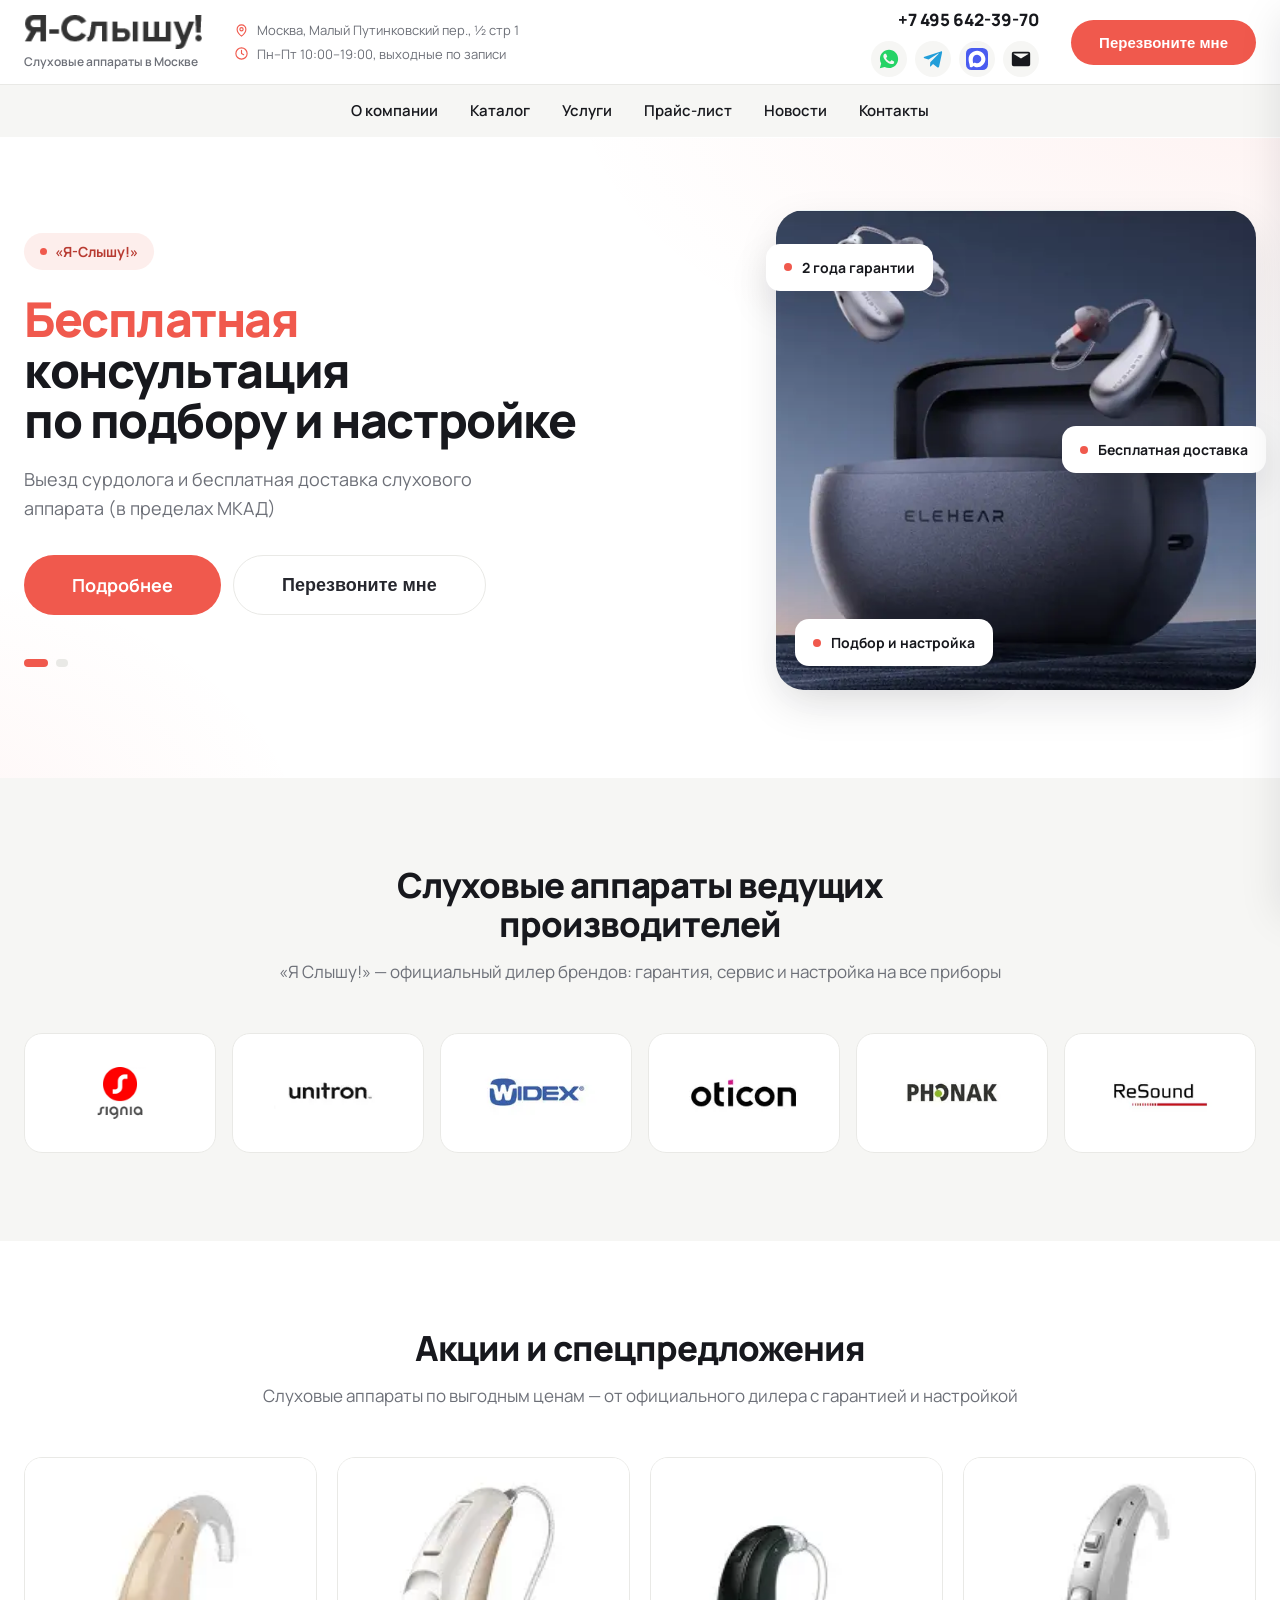
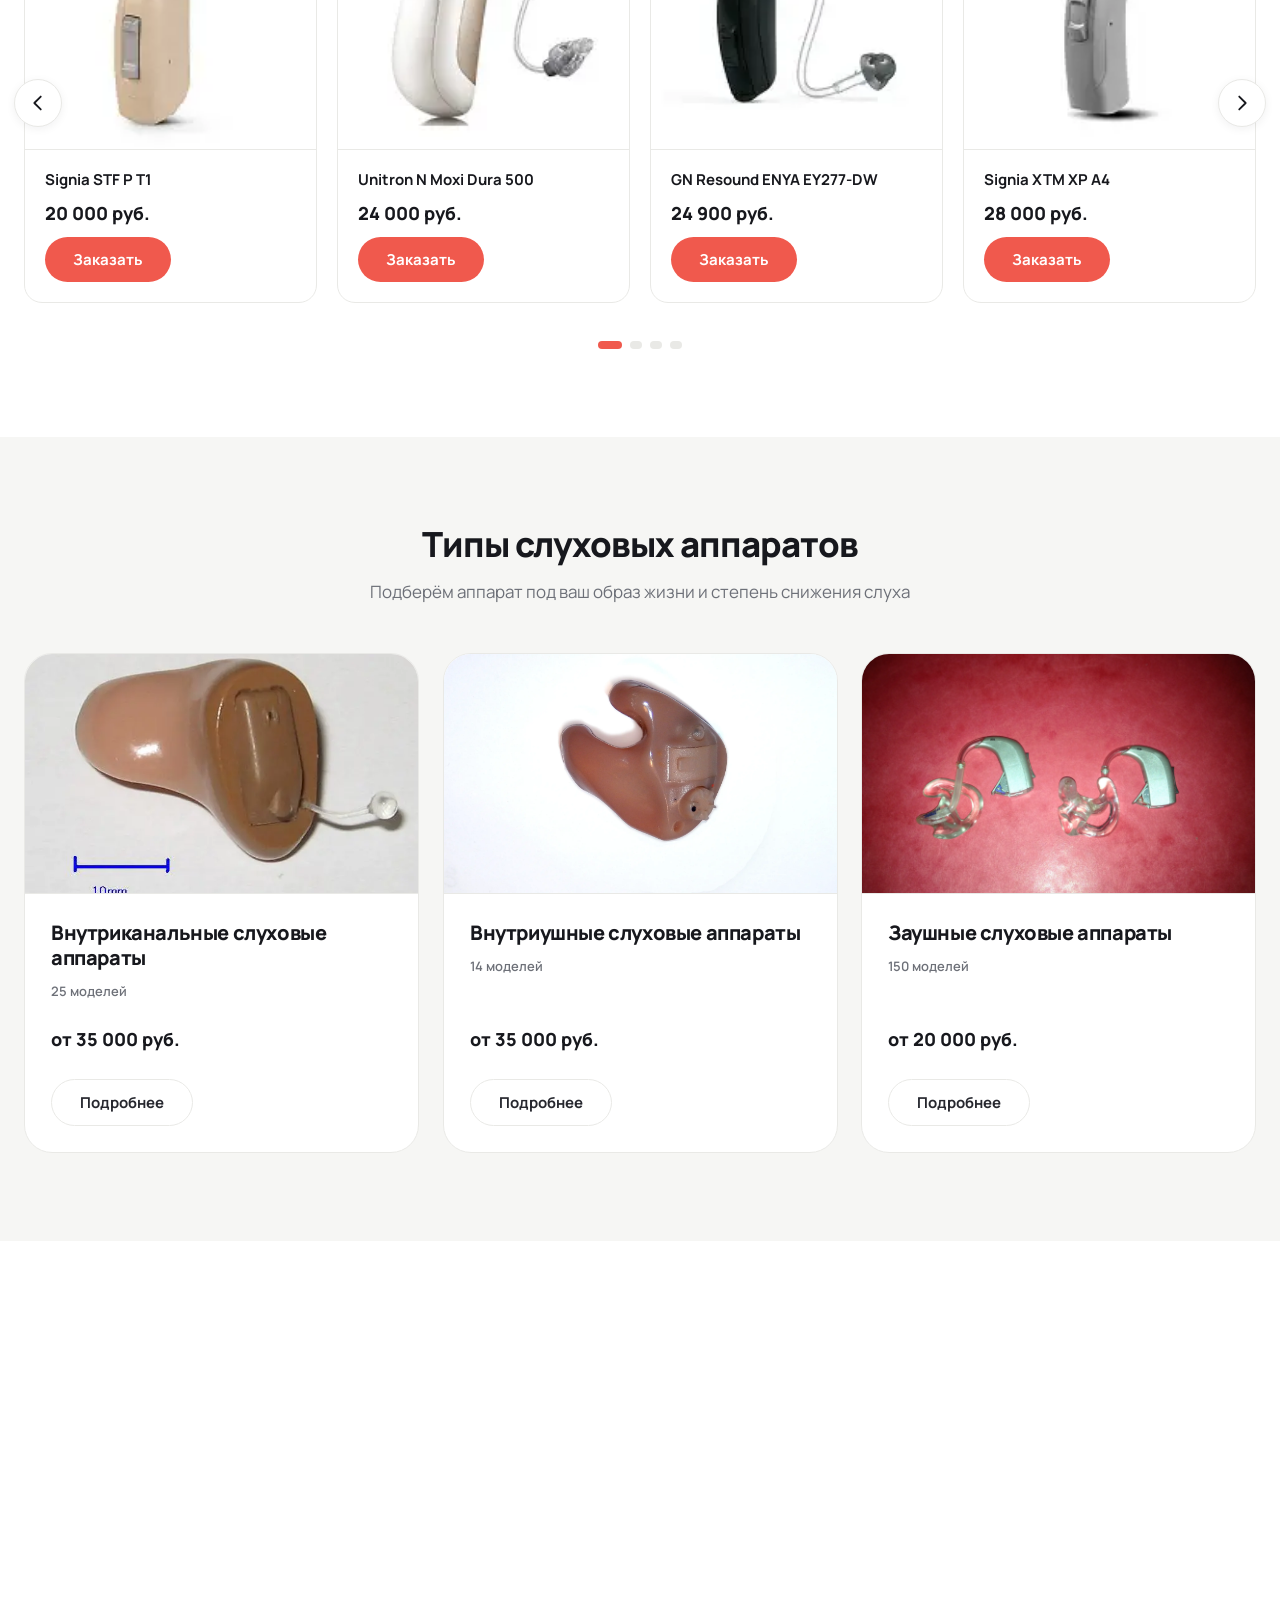
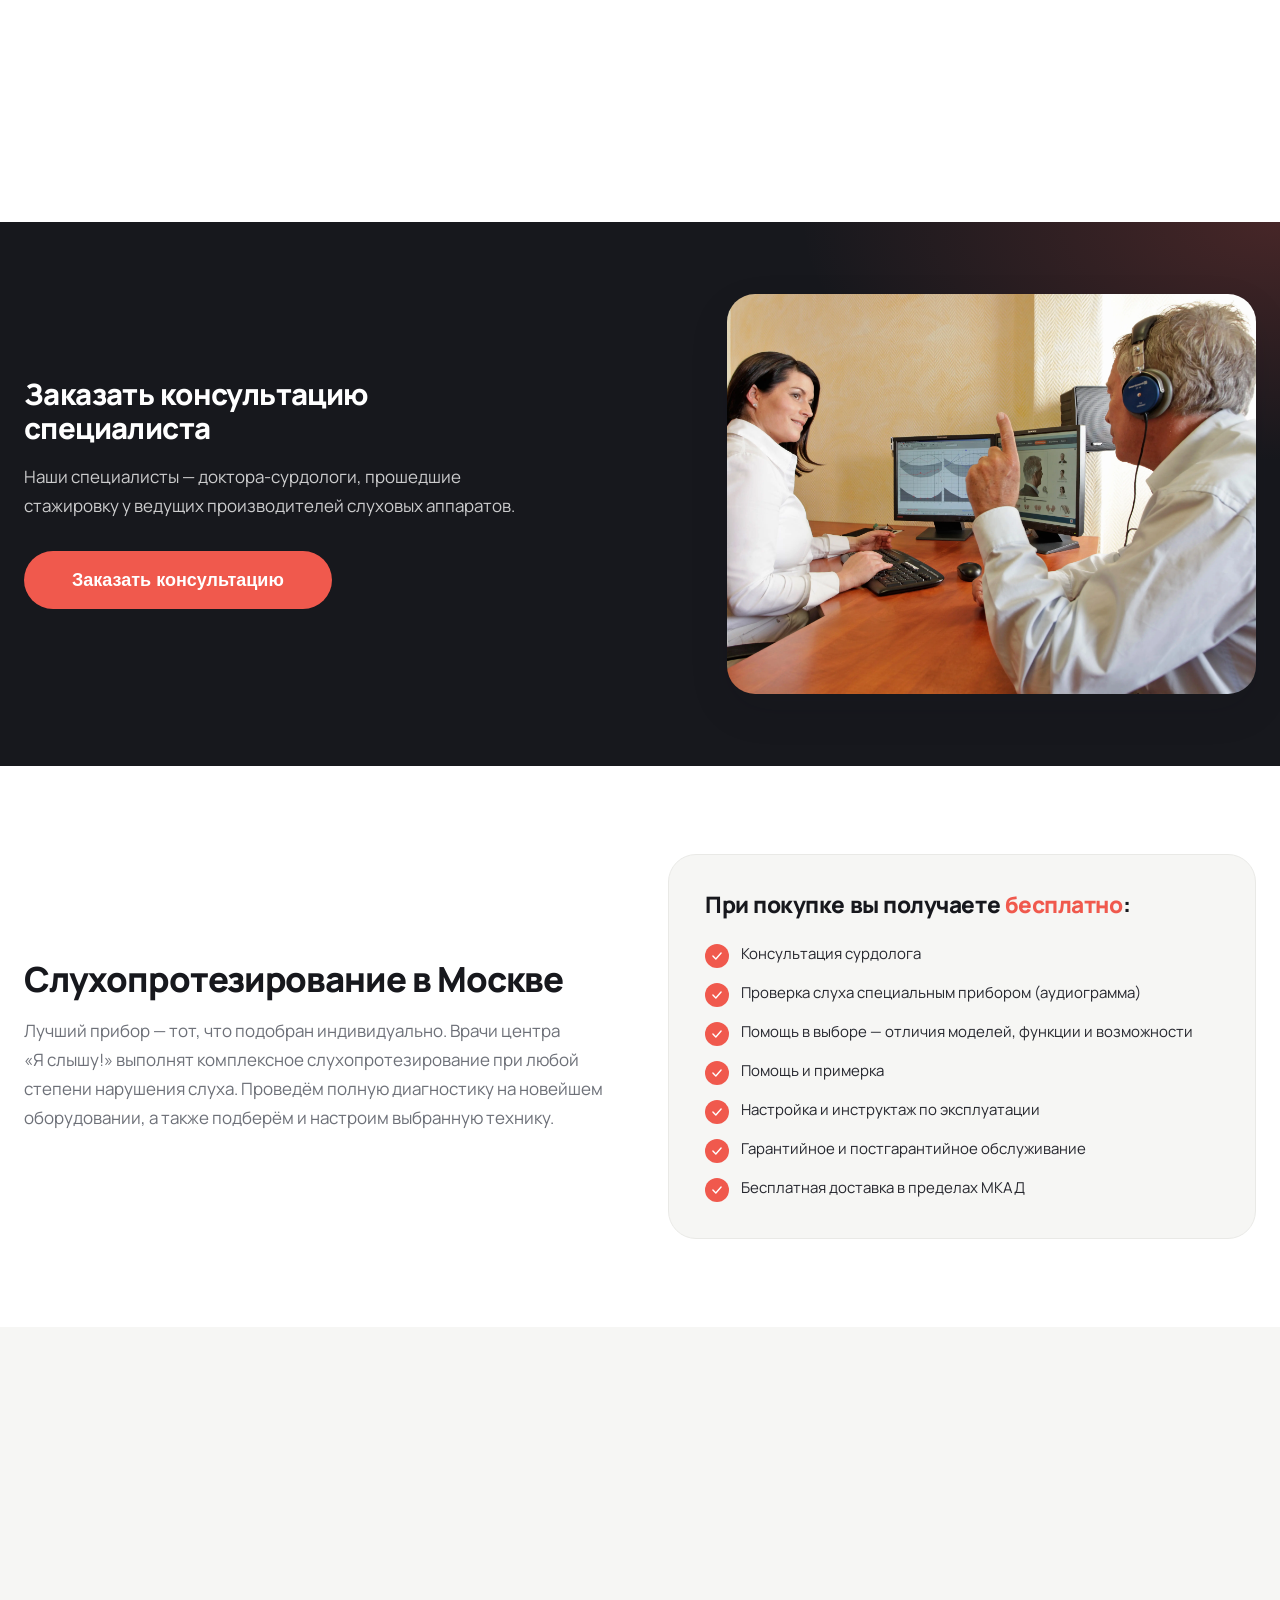
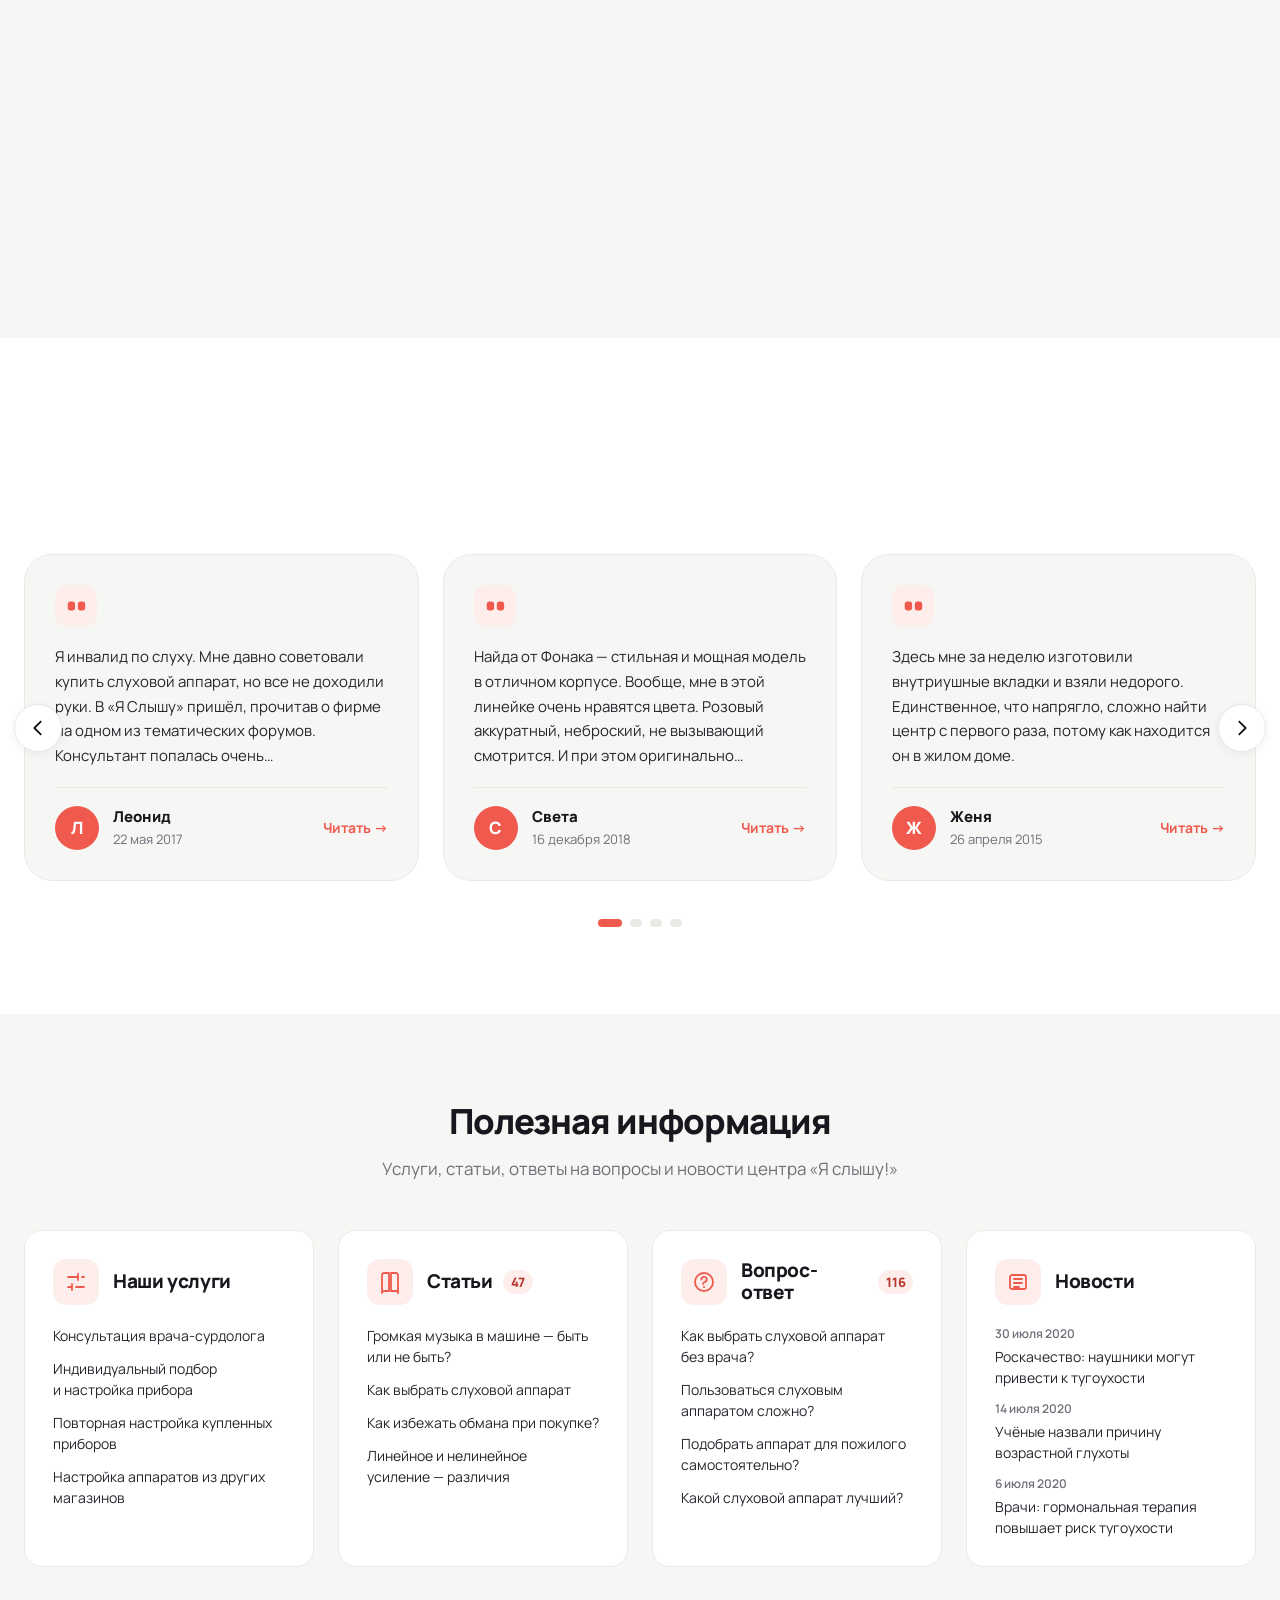
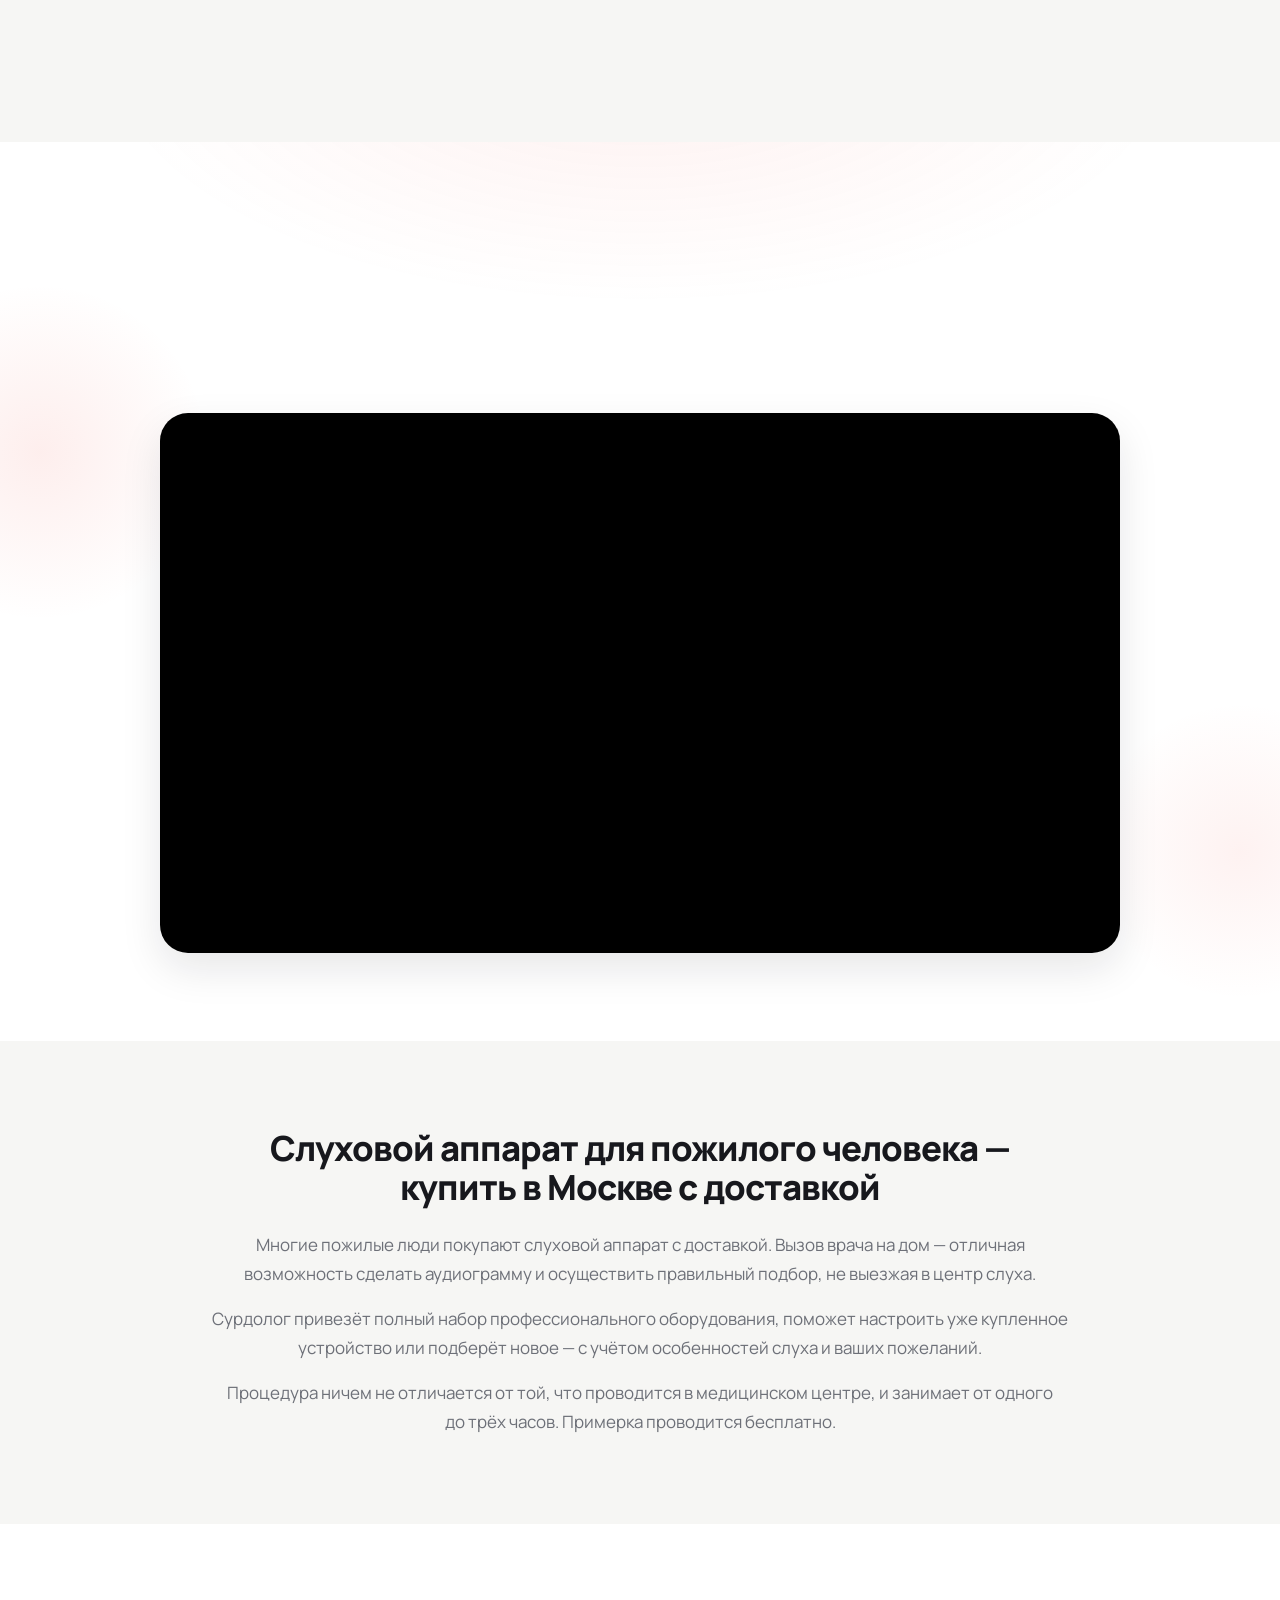
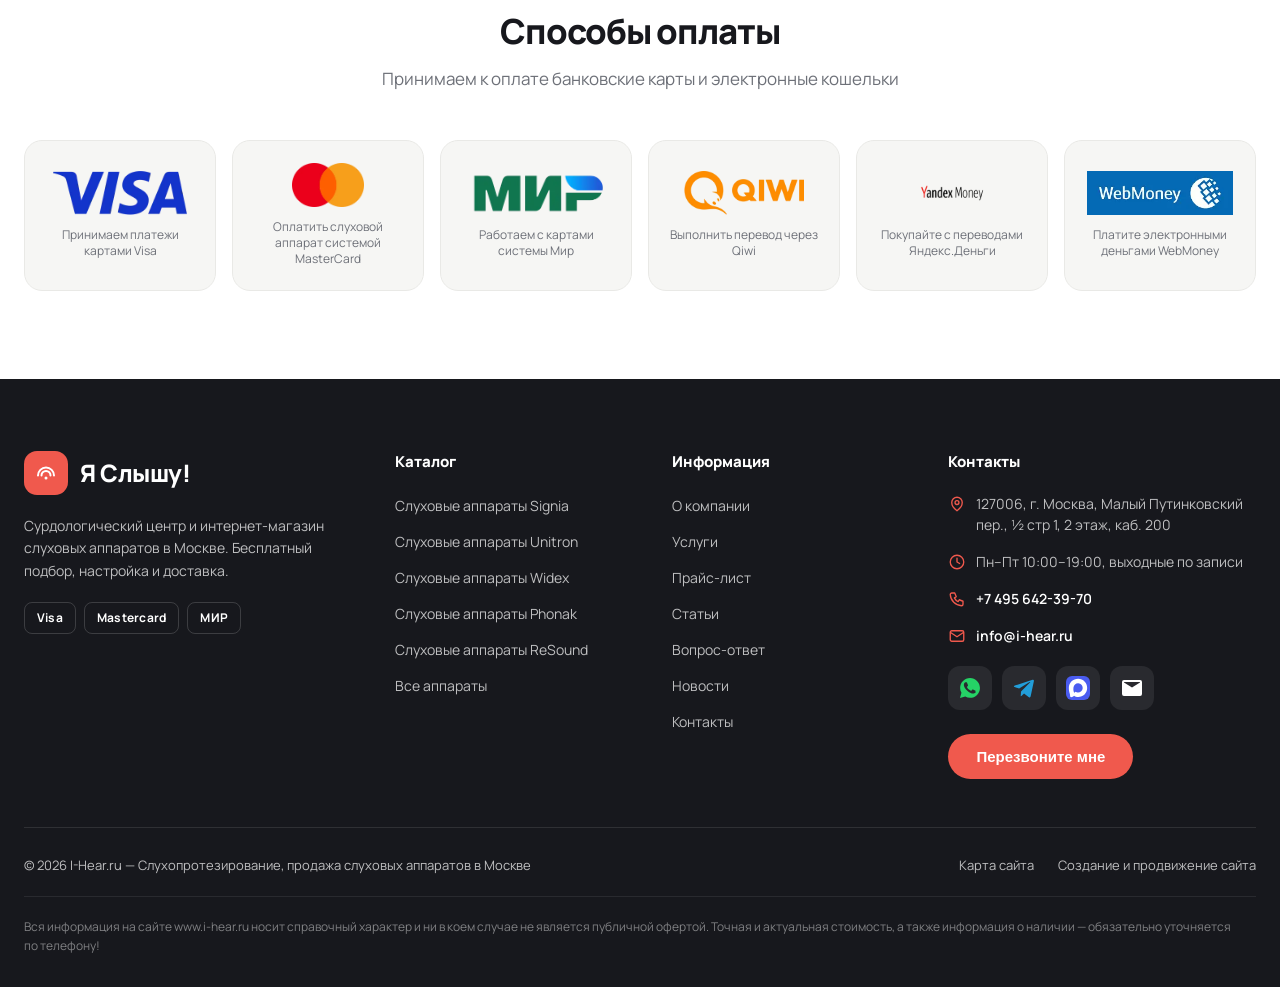
<file: docs/index.html>
<!DOCTYPE html>
<html lang="ru">
<head>
    <meta charset="UTF-8">
    <meta name="viewport" content="width=device-width, initial-scale=1, shrink-to-fit=no">
    <meta name="description" content="Слуховые аппараты в Москве — купить по выгодной цене в интернет-магазине «Я Слышу!». Бесплатный подбор и настройка. 2 года гарантии. Батарейки в подарок. Звоните: +7 (495) 642-39-70.">
    <link rel="shortcut icon" href="images/favicon.ico">
    <link rel="preconnect" href="https://fonts.googleapis.com">
    <link rel="preconnect" href="https://fonts.gstatic.com" crossorigin>
    <link href="https://fonts.googleapis.com/css2?family=Manrope:wght@400;500;600;700;800&display=swap" rel="stylesheet">
    <link rel="stylesheet" href="css/style.css?v=1791551119629">
    <link rel="stylesheet" href="fancybox.css?v=1791551119629">
    <title>Слуховые аппараты в&#160;Москве&#160;&#8212; интернет-магазин &#171;Я&#160;Слышу!&#187;</title>
</head>
<body id="home">
<header class="header ">
        <div class="header__main">
            <div class="container header__inner">
                <a class="header__logo" href="/">
                    <img src="img/logo/logo.webp" alt="Я Слышу!" width="162" height="31" loading="eager">
                    <span class="header__logo-desc">Слуховые аппараты в&#160;Москве</span>
                </a>

                <div class="header__info">
                    <span class="header__info-item">
                        <svg class="header__info-icon" viewBox="0 0 24 24" fill="none" aria-hidden="true">
                            <path d="M12 21s7-5.1 7-11a7 7 0 1 0-14 0c0 5.9 7 11 7 11Z" stroke="currentColor" stroke-width="1.8"/>
                            <circle cx="12" cy="10" r="2.6" stroke="currentColor" stroke-width="1.8"/>
                        </svg>
                        <span>Москва, Малый Путинковский пер., &#189; стр 1</span>
                    </span>
                    <span class="header__info-item">
                        <svg class="header__info-icon" viewBox="0 0 24 24" fill="none" aria-hidden="true">
                            <circle cx="12" cy="12" r="9" stroke="currentColor" stroke-width="1.8"/>
                            <path d="M12 7v5l3.5 2" stroke="currentColor" stroke-width="1.8" stroke-linecap="round" stroke-linejoin="round"/>
                        </svg>
                        <span>Пн&#8211;Пт 10:00&#8211;19:00, выходные по&#160;записи</span>
                    </span>
                </div>

                <div class="header__contacts">
                    <a class="header__phone" href="tel:+74956423970">+7&#160;495&#160;642-39-70</a>
                    <div class="header__messengers">
                        <a class="header__messenger" href="https://wa.me/74956423970" target="_blank" rel="noopener" aria-label="Написать в WhatsApp" title="WhatsApp">
                            <svg viewBox="0 0 24 24" aria-hidden="true"><path fill="#25D366" d="M12.04 2C6.58 2 2.13 6.45 2.13 11.91c0 1.75.46 3.45 1.32 4.95L2 22l5.25-1.38a9.9 9.9 0 0 0 4.79 1.22c5.46 0 9.91-4.45 9.91-9.91C21.95 6.45 17.5 2 12.04 2Zm5.83 14.12c-.25.7-1.45 1.33-2.02 1.4-.52.06-1.17.09-1.88-.12-.44-.13-1-.32-1.72-.62-3.03-1.31-5.01-4.36-5.16-4.56-.15-.2-1.23-1.64-1.23-3.13 0-1.49.78-2.22 1.06-2.52.28-.3.61-.38.81-.38h.58c.19 0 .44-.07.69.52l.95 2.29c.07.15.12.33.02.53l-.42.62-.46.55c-.14.15-.29.31-.12.62.17.31.74 1.22 1.59 1.98 1.09.97 2 1.27 2.28 1.41.28.15.44.12.6-.05l.92-1.07c.2-.23.42-.19.69-.11l1.98.94c.28.14.47.21.54.32.06.11.06.64-.19 1.3Z"/></svg>
                        </a>
                        <a class="header__messenger" href="https://t.me/+74956423970" target="_blank" rel="noopener" aria-label="Написать в Telegram" title="Telegram">
                            <svg viewBox="0 0 24 24" aria-hidden="true"><path fill="#229ED9" d="M9.04 15.51 8.7 20.3c.5 0 .72-.22.98-.48l2.35-2.27 4.88 3.6c.9.5 1.54.24 1.76-.84l3.2-15.05c.28-1.3-.47-1.8-1.28-1.49L2.8 9.6c-1.24.48-1.23 1.18-.22 1.49l4.54 1.42L17.63 6.1c.5-.3.95-.14.58.18L9.04 15.5Z"/></svg>
                        </a>
                        <a class="header__messenger" href="https://max.ru/" target="_blank" rel="noopener" aria-label="Написать в MAX" title="MAX">
                            <svg viewBox="0 0 1000 1000" aria-hidden="true"><rect width="1000" height="1000" rx="250" fill="#4A5CF0"/><path fill="#fff" fill-rule="evenodd" d="M508.2 878.3c-75 0-109.9-11-170.5-54.8-38.3 49.3-159.7 87.8-165 21.9 0-49.5-11-91.2-23.4-136.9-14.8-56.2-31.6-118.8-31.6-209.5 0-216.6 177.8-379.6 388.4-379.6 210.8 0 376 171 376 381.6.7 207.4-166.6 376.1-374 377.2m3.1-571.6c-102.6-5.3-182.5 65.7-200.2 177-14.6 92.2 11.3 204.4 33.4 210.2 10.6 2.6 37.2-19 53.8-35.6a189.8 189.8 0 0 0 92.7 33c106.3 5.1 197.1-75.8 204.2-182 4.2-106.4-77.7-196.5-184-202.6Z" clip-rule="evenodd"/></svg>
                        </a>
                        <a class="header__messenger" href="mailto:info@i-hear.ru" aria-label="Написать на почту" title="E-mail">
                            <svg viewBox="0 0 24 24" aria-hidden="true"><path fill="currentColor" d="M4 4h16a2 2 0 0 1 2 2v12a2 2 0 0 1-2 2H4a2 2 0 0 1-2-2V6a2 2 0 0 1 2-2Zm0 2v.5l8 5 8-5V6H4Zm0 12v-7.7l7 4.4a1 1 0 0 0 1 0l7-4.4V18H4Z"/></svg>
                        </a>
                    </div>
                </div>

                <div class="header__actions">
                    <button class="btn header__cta" type="button" data-modal="#callback">Перезвоните мне</button>
                </div>

                <button class="header__burger" type="button" aria-label="Открыть меню" aria-expanded="false" aria-controls="mobile-menu">
                    <span></span>
                    <span></span>
                    <span></span>
                </button>
            </div>

            <div class="header__nav-bar">
                <div class="container">
                    <nav class="header__nav" aria-label="Основная навигация">
                        <a class="header__link" href="/o-nas/">О&#160;компании</a>
                        <a class="header__link" href="/catalog/">Каталог</a>
                        <a class="header__link" href="/uslugi/">Услуги</a>
                        <a class="header__link" href="/price/">Прайс-лист</a>
                        <a class="header__link" href="/novosti/">Новости</a>
                        <a class="header__link" href="/kontakty/">Контакты</a>
                    </nav>
                </div>
            </div>
        </div>

    <div class="header__mobile" id="mobile-menu">
        <button class="header__mobile-close" type="button" aria-label="Закрыть меню"></button>
        <nav class="header__mobile-nav" aria-label="Мобильная навигация"></nav>
        <div class="header__mobile-contacts">
            <a class="header__mobile-phone" href="tel:+74956423970">+7&#160;495&#160;642-39-70</a>
            <div class="header__mobile-messengers">
                <a class="header__mobile-messenger" href="https://wa.me/74956423970" target="_blank" rel="noopener" aria-label="WhatsApp" title="WhatsApp">
                    <svg viewBox="0 0 24 24" aria-hidden="true"><path fill="#25D366" d="M12.04 2C6.58 2 2.13 6.45 2.13 11.91c0 1.75.46 3.45 1.32 4.95L2 22l5.25-1.38a9.9 9.9 0 0 0 4.79 1.22c5.46 0 9.91-4.45 9.91-9.91C21.95 6.45 17.5 2 12.04 2Zm5.83 14.12c-.25.7-1.45 1.33-2.02 1.4-.52.06-1.17.09-1.88-.12-.44-.13-1-.32-1.72-.62-3.03-1.31-5.01-4.36-5.16-4.56-.15-.2-1.23-1.64-1.23-3.13 0-1.49.78-2.22 1.06-2.52.28-.3.61-.38.81-.38h.58c.19 0 .44-.07.69.52l.95 2.29c.07.15.12.33.02.53l-.42.62-.46.55c-.14.15-.29.31-.12.62.17.31.74 1.22 1.59 1.98 1.09.97 2 1.27 2.28 1.41.28.15.44.12.6-.05l.92-1.07c.2-.23.42-.19.69-.11l1.98.94c.28.14.47.21.54.32.06.11.06.64-.19 1.3Z"/></svg>
                </a>
                <a class="header__mobile-messenger" href="https://t.me/+74956423970" target="_blank" rel="noopener" aria-label="Telegram" title="Telegram">
                    <svg viewBox="0 0 24 24" aria-hidden="true"><path fill="#229ED9" d="M9.04 15.51 8.7 20.3c.5 0 .72-.22.98-.48l2.35-2.27 4.88 3.6c.9.5 1.54.24 1.76-.84l3.2-15.05c.28-1.3-.47-1.8-1.28-1.49L2.8 9.6c-1.24.48-1.23 1.18-.22 1.49l4.54 1.42L17.63 6.1c.5-.3.95-.14.58.18L9.04 15.5Z"/></svg>
                </a>
                <a class="header__mobile-messenger" href="https://max.ru/" target="_blank" rel="noopener" aria-label="MAX" title="MAX">
                    <svg viewBox="0 0 1000 1000" aria-hidden="true"><rect width="1000" height="1000" rx="250" fill="#4A5CF0"/><path fill="#fff" fill-rule="evenodd" d="M508.2 878.3c-75 0-109.9-11-170.5-54.8-38.3 49.3-159.7 87.8-165 21.9 0-49.5-11-91.2-23.4-136.9-14.8-56.2-31.6-118.8-31.6-209.5 0-216.6 177.8-379.6 388.4-379.6 210.8 0 376 171 376 381.6.7 207.4-166.6 376.1-374 377.2m3.1-571.6c-102.6-5.3-182.5 65.7-200.2 177-14.6 92.2 11.3 204.4 33.4 210.2 10.6 2.6 37.2-19 53.8-35.6a189.8 189.8 0 0 0 92.7 33c106.3 5.1 197.1-75.8 204.2-182 4.2-106.4-77.7-196.5-184-202.6Z" clip-rule="evenodd"/></svg>
                </a>
                <a class="header__mobile-messenger" href="mailto:info@i-hear.ru" aria-label="E-mail" title="E-mail">
                    <svg viewBox="0 0 24 24" aria-hidden="true"><path fill="currentColor" d="M4 4h16a2 2 0 0 1 2 2v12a2 2 0 0 1-2 2H4a2 2 0 0 1-2-2V6a2 2 0 0 1 2-2Zm0 2v.5l8 5 8-5V6H4Zm0 12v-7.7l7 4.4a1 1 0 0 0 1 0l7-4.4V18H4Z"/></svg>
                </a>
            </div>
        </div>
        <div class="header__mobile-bottom"></div>
    </div>
</header>

<main class="main">
<section class="hero">
    <div class="container hero__inner">
        <div class="hero__content">
            <div class="hero__slides">
                <div class="hero__slide is-active">
                    <span class="hero__badge">&#171;Я-Слышу!&#187;</span>
                    <h1 class="hero__title"><span class="hero__title-accent">Бесплатная</span> консультация по&#160;подбору и&#160;настройке</h1>
                    <p class="hero__text">Выезд сурдолога и&#160;бесплатная доставка слухового аппарата (в&#160;пределах МКАД)</p>
                    <div class="hero__actions">
                        <a class="btn btn_big" href="/uslugi/vyezd-na-dom/">Подробнее</a>
                        <button class="btn btn_ghost btn_big" type="button" data-modal="#callback">Перезвоните мне</button>
                    </div>
                </div>

                <div class="hero__slide">
                    <span class="hero__badge">Signia</span>
                    <div class="hero__title">Цифровые слуховые аппараты <span class="hero__title-accent">Signia</span> от&#160;35&#160;000&#160;руб.</div>
                    <p class="hero__text">В&#160;продаже новинки Signia</p>
                    <div class="hero__actions">
                        <button class="btn btn_big" type="button" data-modal="#callback">Подробнее</button>
                    </div>
                </div>
            </div>

            <div class="hero__controls">
                <div class="slider-dots">
                    <button class="slider-dot active" type="button" aria-label="Слайд 1"></button>
                    <button class="slider-dot" type="button" aria-label="Слайд 2"></button>
                </div>
            </div>
        </div>

        <div class="hero__visual">
            <div class="hero__visual-card">
                <img class="hero__visual-img is-active" src="img/hero/hearing_aids_1.webp" alt="Слуховые аппараты" loading="lazy">
                <img class="hero__visual-img" src="img/hero/hearing_aids_2.webp" alt="Слуховой аппарат" loading="lazy">
            </div>
            <span class="hero__chip hero__chip_1">2&#160;года гарантии</span>
            <span class="hero__chip hero__chip_2">Бесплатная доставка</span>
            <span class="hero__chip hero__chip_3">Подбор и&#160;настройка</span>
        </div>
    </div>
</section>

<section class="section brands">
    <div class="container">
        <div class="section__head section__head_center" data-animation="1">
            <h2 class="section__title">Слуховые аппараты ведущих производителей</h2>
            <p class="section__subtitle">&#171;Я&#160;Слышу!&#187;&#160;&#8212; официальный дилер брендов: гарантия, сервис и&#160;настройка на&#160;все приборы</p>
        </div>

        <div class="brands__grid">
            <a class="brands__card" href="/catalog/signia/" aria-label="Слуховые аппараты Signia" title="Signia" data-animation="1" style="--delay: 0ms">
                <span class="brands__logo"><img src="img/brands/logo_1.webp" alt="Логотип Signia" loading="lazy"></span>
            </a>

            <a class="brands__card" href="/catalog/unitron/" aria-label="Слуховые аппараты Unitron" title="Unitron" data-animation="1" style="--delay: 80ms">
                <span class="brands__logo"><img src="img/brands/logo_2.webp" alt="Логотип Unitron" loading="lazy"></span>
            </a>

            <a class="brands__card" href="/catalog/widex/" aria-label="Слуховые аппараты Widex" title="Widex" data-animation="1" style="--delay: 160ms">
                <span class="brands__logo"><img src="img/brands/logo_3.webp" alt="Логотип Widex" loading="lazy"></span>
            </a>

            <a class="brands__card" href="/catalog/oticon/" aria-label="Слуховые аппараты Oticon" title="Oticon" data-animation="1" style="--delay: 240ms">
                <span class="brands__logo"><img src="img/brands/logo_7.webp" alt="Логотип Oticon" loading="lazy"></span>
            </a>

            <a class="brands__card" href="/catalog/phonak/" aria-label="Слуховые аппараты Phonak" title="Phonak" data-animation="1" style="--delay: 320ms">
                <span class="brands__logo"><img src="img/brands/logo_5.webp" alt="Логотип Phonak" loading="lazy"></span>
            </a>

            <a class="brands__card" href="/catalog/resound/" aria-label="Слуховые аппараты ReSound" title="ReSound" data-animation="1" style="--delay: 400ms">
                <span class="brands__logo"><img src="img/brands/logo_6.webp" alt="Логотип ReSound" loading="lazy"></span>
            </a>
        </div>
    </div>
</section>

<section class="section catalog">
    <div class="container">
        <div class="section__head section__head_center" data-animation="1">
            <h2 class="section__title">Акции и&#160;спецпредложения</h2>
            <p class="section__subtitle">Слуховые аппараты по&#160;выгодным ценам&#160;&#8212; от&#160;официального дилера с&#160;гарантией и&#160;настройкой</p>
        </div>

        <div class="catalog__wrap" data-carousel data-animation="1">
            <button class="catalog__arrow catalog__arrow_prev" type="button" data-carousel-prev aria-label="Назад">
                <svg viewBox="0 0 24 24" fill="none"><path d="m15 5-7 7 7 7" stroke="currentColor" stroke-width="2" stroke-linecap="round" stroke-linejoin="round"/></svg>
            </button>

            <div class="catalog__track" data-carousel-track>
            <article class="catalog__card">
                <a class="catalog__media" href="/catalog/signia/stf/t-1/"><img src="img/catalog/1064_listing.webp" alt="Signia STF P T1" loading="lazy"></a>
                <div class="catalog__body">
                    <a class="catalog__name" href="/catalog/signia/stf/t-1/">Signia STF P&#160;T1</a>
                    <div class="catalog__price">20 000&#160;руб.</div>
                    <a class="btn catalog__order" href="/catalog/signia/stf/t-1/">Заказать</a>
                </div>
            </article>

            <article class="catalog__card">
                <a class="catalog__media" href="/catalog/unitron/moxi-dura/500/"><img src="img/catalog/1042_listing.webp" alt="Unitron N Moxi Dura 500" loading="lazy"></a>
                <div class="catalog__body">
                    <a class="catalog__name" href="/catalog/unitron/moxi-dura/500/">Unitron N&#160;Moxi Dura 500</a>
                    <div class="catalog__price">24 000&#160;руб.</div>
                    <a class="btn catalog__order" href="/catalog/unitron/moxi-dura/500/">Заказать</a>
                </div>
            </article>

            <article class="catalog__card">
                <a class="catalog__media" href="/catalog/resound/enya/ey-277-dw/"><img src="img/catalog/1143_listing.webp" alt="GN Resound ENYA EY277-DW" loading="lazy"></a>
                <div class="catalog__body">
                    <a class="catalog__name" href="/catalog/resound/enya/ey-277-dw/">GN&#160;Resound ENYA EY277-DW</a>
                    <div class="catalog__price">24 900&#160;руб.</div>
                    <a class="btn catalog__order" href="/catalog/resound/enya/ey-277-dw/">Заказать</a>
                </div>
            </article>

            <article class="catalog__card">
                <a class="catalog__media" href="/catalog/signia/xtm/xp-a4/"><img src="img/catalog/1069_listing.webp" alt="Signia XTM XP A4" loading="lazy"></a>
                <div class="catalog__body">
                    <a class="catalog__name" href="/catalog/signia/xtm/xp-a4/">Signia XTM XP&#160;A4</a>
                    <div class="catalog__price">28 000&#160;руб.</div>
                    <a class="btn catalog__order" href="/catalog/signia/xtm/xp-a4/">Заказать</a>
                </div>
            </article>

            <article class="catalog__card">
                <a class="catalog__media" href="/catalog/unitron/moxi-kiss/600/"><img src="img/catalog/1029_listing.webp" alt="Unitron N Moxi Kiss 600" loading="lazy"></a>
                <div class="catalog__body">
                    <a class="catalog__name" href="/catalog/unitron/moxi-kiss/600/">Unitron N&#160;Moxi Kiss 600</a>
                    <div class="catalog__price">30 000&#160;руб.</div>
                    <a class="btn catalog__order" href="/catalog/unitron/moxi-kiss/600/">Заказать</a>
                </div>
            </article>

            <article class="catalog__card">
                <a class="catalog__media" href="/catalog/unitron/moxi-dura/600/"><img src="img/catalog/1041_listing.webp" alt="Unitron N Moxi Dura 600" loading="lazy"></a>
                <div class="catalog__body">
                    <a class="catalog__name" href="/catalog/unitron/moxi-dura/600/">Unitron N&#160;Moxi Dura 600</a>
                    <div class="catalog__price">30 000&#160;руб.</div>
                    <a class="btn catalog__order" href="/catalog/unitron/moxi-dura/600/">Заказать</a>
                </div>
            </article>
            <article class="catalog__card">
                <a class="catalog__media" href="/catalog/unitron/moxi-kiss/700/"><img src="img/catalog/1030_listing.webp" alt="Unitron N Moxi Kiss 700" loading="lazy"></a>
                <div class="catalog__body">
                    <a class="catalog__name" href="/catalog/unitron/moxi-kiss/700/">Unitron N&#160;Moxi Kiss 700</a>
                    <div class="catalog__price">45 000&#160;руб.</div>
                    <a class="btn catalog__order" href="/catalog/unitron/moxi-kiss/700/">Заказать</a>
                </div>
            </article>

            <article class="catalog__card">
                <a class="catalog__media" href="/catalog/unitron/moxi-fit/700/"><img src="img/catalog/1035_listing.webp" alt="Unitron N Moxi Fit 700" loading="lazy"></a>
                <div class="catalog__body">
                    <a class="catalog__name" href="/catalog/unitron/moxi-fit/700/">Unitron N&#160;Moxi Fit 700</a>
                    <div class="catalog__price">45 000&#160;руб.</div>
                    <a class="btn catalog__order" href="/catalog/unitron/moxi-fit/700/">Заказать</a>
                </div>
            </article>

            <article class="catalog__card">
                <a class="catalog__media" href="/catalog/unitron/moxi-dura/700/"><img src="img/catalog/1040_listing.webp" alt="Unitron N Moxi Dura 700" loading="lazy"></a>
                <div class="catalog__body">
                    <a class="catalog__name" href="/catalog/unitron/moxi-dura/700/">Unitron N&#160;Moxi Dura 700</a>
                    <div class="catalog__price">45 000&#160;руб.</div>
                    <a class="btn catalog__order" href="/catalog/unitron/moxi-dura/700/">Заказать</a>
                </div>
            </article>

            <article class="catalog__card">
                <a class="catalog__media" href="/catalog/unitron/stride-m/700/"><img src="img/catalog/1045_listing.webp" alt="Unitron Stride M 700" loading="lazy"></a>
                <div class="catalog__body">
                    <a class="catalog__name" href="/catalog/unitron/stride-m/700/">Unitron Stride M&#160;700</a>
                    <div class="catalog__price">45 000&#160;руб.</div>
                    <a class="btn catalog__order" href="/catalog/unitron/stride-m/700/">Заказать</a>
                </div>
            </article>

            <article class="catalog__card">
                <a class="catalog__media" href="/catalog/unitron/moxi-kiss/800/"><img src="img/catalog/1031_listing.webp" alt="Unitron N Moxi Kiss 800" loading="lazy"></a>
                <div class="catalog__body">
                    <a class="catalog__name" href="/catalog/unitron/moxi-kiss/800/">Unitron N&#160;Moxi Kiss 800</a>
                    <div class="catalog__price">55 000&#160;руб.</div>
                    <a class="btn catalog__order" href="/catalog/unitron/moxi-kiss/800/">Заказать</a>
                </div>
            </article>

            <article class="catalog__card">
                <a class="catalog__media" href="/catalog/unitron/moxi-dura/800/"><img src="img/catalog/1039_listing.webp" alt="Unitron N Moxi Dura 800" loading="lazy"></a>
                <div class="catalog__body">
                    <a class="catalog__name" href="/catalog/unitron/moxi-dura/800/">Unitron N&#160;Moxi Dura 800</a>
                    <div class="catalog__price">55 000&#160;руб.</div>
                    <a class="btn catalog__order" href="/catalog/unitron/moxi-dura/800/">Заказать</a>
                </div>
            </article>
            <article class="catalog__card">
                <a class="catalog__media" href="/catalog/unitron/stride-m/800/"><img src="img/catalog/1044_listing.webp" alt="Unitron Stride M 800" loading="lazy"></a>
                <div class="catalog__body">
                    <a class="catalog__name" href="/catalog/unitron/stride-m/800/">Unitron Stride M&#160;800</a>
                    <div class="catalog__price">55 000&#160;руб.</div>
                    <a class="btn catalog__order" href="/catalog/unitron/stride-m/800/">Заказать</a>
                </div>
            </article>

            <article class="catalog__card">
                <a class="catalog__media" href="/catalog/widex/unique-100/u-cic/"><img src="img/catalog/1062_listing.webp" alt="Widex Unique U-CIC 100" loading="lazy"></a>
                <div class="catalog__body">
                    <a class="catalog__name" href="/catalog/widex/unique-100/u-cic/">Widex Unique U-CIC 100</a>
                    <div class="catalog__price">55 000&#160;руб.</div>
                    <a class="btn catalog__order" href="/catalog/widex/unique-100/u-cic/">Заказать</a>
                </div>
            </article>

            <article class="catalog__card">
                <a class="catalog__media" href="/catalog/unitron/moxi-kiss/pro/"><img src="img/catalog/1032_listing.webp" alt="Unitron N Moxi Kiss Pro" loading="lazy"></a>
                <div class="catalog__body">
                    <a class="catalog__name" href="/catalog/unitron/moxi-kiss/pro/">Unitron N&#160;Moxi Kiss Pro</a>
                    <div class="catalog__price">60 000&#160;руб.</div>
                    <a class="btn catalog__order" href="/catalog/unitron/moxi-kiss/pro/">Заказать</a>
                </div>
            </article>

            <article class="catalog__card">
                <a class="catalog__media" href="/catalog/unitron/moxi-dura/pro/"><img src="img/catalog/1038_listing.webp" alt="Unitron N Moxi Dura Pro" loading="lazy"></a>
                <div class="catalog__body">
                    <a class="catalog__name" href="/catalog/unitron/moxi-dura/pro/">Unitron N&#160;Moxi Dura Pro</a>
                    <div class="catalog__price">60 000&#160;руб.</div>
                    <a class="btn catalog__order" href="/catalog/unitron/moxi-dura/pro/">Заказать</a>
                </div>
            </article>

            <article class="catalog__card">
                <a class="catalog__media" href="/catalog/widex/super/220-s2-vs/"><img src="img/catalog/735_listing.webp" alt="Widex Super 220 S2-VS" loading="lazy"></a>
                <div class="catalog__body">
                    <a class="catalog__name" href="/catalog/widex/super/220-s2-vs/">Widex Super 220 S2-VS</a>
                    <div class="catalog__price">80 000&#160;руб.</div>
                    <a class="btn catalog__order" href="/catalog/widex/super/220-s2-vs/">Заказать</a>
                </div>
            </article>

            <article class="catalog__card">
                <a class="catalog__media" href="/catalog/widex/super/440-s4-vs/"><img src="img/catalog/736_listing.webp" alt="Widex Super 440 S4-VS" loading="lazy"></a>
                <div class="catalog__body">
                    <a class="catalog__name" href="/catalog/widex/super/440-s4-vs/">Widex Super 440 S4-VS</a>
                    <div class="catalog__price">130 000&#160;руб.</div>
                    <a class="btn catalog__order" href="/catalog/widex/super/440-s4-vs/">Заказать</a>
                </div>
            </article>
            <article class="catalog__card">
                <a class="catalog__media" href="/catalog/phonak/sky-v-70/sp/"><img src="img/catalog/865_listing.webp" alt="Phonak Sky V70-SP" loading="lazy"></a>
                <div class="catalog__body">
                    <a class="catalog__name" href="/catalog/phonak/sky-v-70/sp/">Phonak Sky V70-SP</a>
                    <div class="catalog__price">140 000&#160;руб.</div>
                    <a class="btn catalog__order" href="/catalog/phonak/sky-v-70/sp/">Заказать</a>
                </div>
            </article>
            </div>

            <button class="catalog__arrow catalog__arrow_next" type="button" data-carousel-next aria-label="Вперёд">
                <svg viewBox="0 0 24 24" fill="none"><path d="m9 5 7 7-7 7" stroke="currentColor" stroke-width="2" stroke-linecap="round" stroke-linejoin="round"/></svg>
            </button>

            <div class="slider-dots catalog__dots" data-carousel-dots></div>
        </div>
    </div>
</section>

<section class="section types">
    <div class="container">
        <div class="section__head section__head_center" data-animation="1">
            <h2 class="section__title">Типы слуховых аппаратов</h2>
            <p class="section__subtitle">Подберём аппарат под&#160;ваш образ жизни и&#160;степень снижения слуха</p>
        </div>

        <div class="types__grid">
            <article class="types__card" data-animation="1">
                <a class="types__media" href="/catalog/intrachannel/"><img src="img/types/cic.webp" alt="Внутриканальные слуховые аппараты" loading="lazy"></a>
                <div class="types__body">
                    <a class="types__name" href="/catalog/intrachannel/">Внутриканальные слуховые аппараты</a>
                    <div class="types__count">25 моделей</div>
                    <div class="types__price">от&#160;35 000&#160;руб.</div>
                    <a class="btn btn_ghost types__more" href="/catalog/intrachannel/">Подробнее</a>
                </div>
            </article>

            <article class="types__card" data-animation="1">
                <a class="types__media" href="/catalog/intraear/"><img src="img/types/ite.webp" alt="Внутриушные слуховые аппараты" loading="lazy"></a>
                <div class="types__body">
                    <a class="types__name" href="/catalog/intraear/">Внутриушные слуховые аппараты</a>
                    <div class="types__count">14 моделей</div>
                    <div class="types__price">от&#160;35 000&#160;руб.</div>
                    <a class="btn btn_ghost types__more" href="/catalog/intraear/">Подробнее</a>
                </div>
            </article>

            <article class="types__card" data-animation="1">
                <a class="types__media" href="/catalog/for-the-ear/"><img src="img/types/bte.webp" alt="Заушные слуховые аппараты" loading="lazy"></a>
                <div class="types__body">
                    <a class="types__name" href="/catalog/for-the-ear/">Заушные слуховые аппараты</a>
                    <div class="types__count">150 моделей</div>
                    <div class="types__price">от&#160;20 000&#160;руб.</div>
                    <a class="btn btn_ghost types__more" href="/catalog/for-the-ear/">Подробнее</a>
                </div>
            </article>
        </div>
    </div>
</section>

<section class="section about">
    <div class="container">
        <div class="about__grid">
            <div class="about__content" data-animation="1">
                <h2 class="section__title about__title">Сертифицированный интернет-магазин слуховых аппаратов</h2>
                <p class="about__text">&#171;Я-Слышу&#187;&#160;&#8212; сертифицированный интернет-магазин слуховых аппаратов в&#160;Москве. Предлагаем недорогие российские и&#160;зарубежные модели для&#160;пожилых людей, детей и&#160;взрослых. Осуществляем бесплатную консультацию, подбор и&#160;доставку по&#160;Москве и&#160;Московской области, отправляем товар в&#160;любые города России.</p>
                <p class="about__text">&#171;Я&#160;слышу!&#187;&#160;&#8212; официальный дилер компаний <a href="/catalog/widex/">Widex</a>, <a href="/catalog/phonak/">Phonak</a>, <a href="/catalog/unitron/">Unitron</a>, Aurica, <a href="/catalog/signia/">Signia</a>. Вы&#160;получаете исключительный сервис и&#160;гарантию на&#160;все продаваемые приборы.</p>
            </div>

            <div class="about__features">
                <div class="about__feature" data-animation="1">
                    <span class="about__feature-icon">
                        <svg viewBox="0 0 24 24" fill="none"><path d="M12 3l7 3v5c0 5-3 8-7 10-4-2-7-5-7-10V6l7-3Z" stroke="currentColor" stroke-width="1.8" stroke-linejoin="round"/><path d="m9 11 2 2 4-4" stroke="currentColor" stroke-width="1.8" stroke-linecap="round" stroke-linejoin="round"/></svg>
                    </span>
                    <div class="about__feature-title">Официальный дилер</div>
                    <div class="about__feature-text">Widex, Phonak, Unitron, Aurica, Signia&#160;&#8212; сервис напрямую от&#160;производителя</div>
                </div>

                <div class="about__feature" data-animation="1">
                    <span class="about__feature-icon">
                        <svg viewBox="0 0 24 24" fill="none"><path d="M12 3l7 3v5c0 5-3 8-7 10-4-2-7-5-7-10V6l7-3Z" stroke="currentColor" stroke-width="1.8" stroke-linejoin="round"/><path d="M12 8.5v3.5" stroke="currentColor" stroke-width="1.8" stroke-linecap="round"/><circle cx="12" cy="15" r="1" fill="currentColor"/></svg>
                    </span>
                    <div class="about__feature-title">Гарантия 2 года</div>
                    <div class="about__feature-text">На&#160;все слуховые аппараты&#160;&#8212; гарантийное и&#160;постгарантийное обслуживание</div>
                </div>

                <div class="about__feature" data-animation="1">
                    <span class="about__feature-icon">
                        <svg viewBox="0 0 24 24" fill="none"><path d="M4 7h10M18 7h2M4 17h4M12 17h8M14 4v6M8 14v6" stroke="currentColor" stroke-width="1.8" stroke-linecap="round"/></svg>
                    </span>
                    <div class="about__feature-title">Настройка и&#160;ремонт</div>
                    <div class="about__feature-text">Индивидуальная настройка, обслуживание и&#160;замена приборов</div>
                </div>

                <div class="about__feature" data-animation="1">
                    <span class="about__feature-icon">
                        <svg viewBox="0 0 24 24" fill="none"><path d="M3 6h11v9H3zM14 9h4l3 3v3h-7z" stroke="currentColor" stroke-width="1.8" stroke-linejoin="round"/><circle cx="7" cy="18" r="1.6" stroke="currentColor" stroke-width="1.8"/><circle cx="17" cy="18" r="1.6" stroke="currentColor" stroke-width="1.8"/></svg>
                    </span>
                    <div class="about__feature-title">Доставка</div>
                    <div class="about__feature-text">По&#160;Москве, области&#160;&#8212; бесплатно, а&#160;также в&#160;любые города России</div>
                </div>
            </div>
        </div>
    </div>
</section>

<section class="consult">
    <div class="container consult__inner">
        <div class="consult__content" data-animation="1">
            <h2 class="consult__title">Заказать консультацию специалиста</h2>
            <p class="consult__text">Наши специалисты&#160;&#8212; доктора-сурдологи, прошедшие стажировку у&#160;ведущих производителей слуховых аппаратов.</p>
            <button class="btn btn_big" type="button" data-modal="#callback">Заказать консультацию</button>
        </div>
        <div class="consult__media" data-animation="1">
            <img src="img/spec/audiologist.webp" alt="Консультация специалиста-сурдолога" loading="lazy">
        </div>
    </div>
</section>

<section class="section benefits">
    <div class="container">
        <div class="benefits__grid">
            <div class="benefits__content" data-animation="1">
                <h2 class="section__title benefits__title">Слухопротезирование в&#160;Москве</h2>
                <p class="benefits__text">Лучший прибор&#160;&#8212; тот, что подобран индивидуально. Врачи центра &#171;Я&#160;слышу!&#187; выполнят комплексное слухопротезирование при&#160;любой степени нарушения слуха. Проведём полную диагностику на&#160;новейшем оборудовании, а&#160;также подберём и&#160;настроим выбранную технику.</p>
            </div>

            <div class="benefits__card" data-animation="1">
                <div class="benefits__card-title">При&#160;покупке вы&#160;получаете <span>бесплатно</span>:</div>
                <ul class="benefits__list">
                    <li class="benefits__item">
                        <span class="benefits__check"><svg viewBox="0 0 24 24" fill="none"><path d="m5 12 5 5 9-10" stroke="currentColor" stroke-width="2.4" stroke-linecap="round" stroke-linejoin="round"/></svg></span>
                        Консультация сурдолога
                    </li>
                    <li class="benefits__item">
                        <span class="benefits__check"><svg viewBox="0 0 24 24" fill="none"><path d="m5 12 5 5 9-10" stroke="currentColor" stroke-width="2.4" stroke-linecap="round" stroke-linejoin="round"/></svg></span>
                        Проверка слуха специальным прибором (аудиограмма)
                    </li>
                    <li class="benefits__item">
                        <span class="benefits__check"><svg viewBox="0 0 24 24" fill="none"><path d="m5 12 5 5 9-10" stroke="currentColor" stroke-width="2.4" stroke-linecap="round" stroke-linejoin="round"/></svg></span>
                        Помощь в&#160;выборе&#160;&#8212; отличия моделей, функции и&#160;возможности
                    </li>
                    <li class="benefits__item">
                        <span class="benefits__check"><svg viewBox="0 0 24 24" fill="none"><path d="m5 12 5 5 9-10" stroke="currentColor" stroke-width="2.4" stroke-linecap="round" stroke-linejoin="round"/></svg></span>
                        Помощь и&#160;примерка
                    </li>
                    <li class="benefits__item">
                        <span class="benefits__check"><svg viewBox="0 0 24 24" fill="none"><path d="m5 12 5 5 9-10" stroke="currentColor" stroke-width="2.4" stroke-linecap="round" stroke-linejoin="round"/></svg></span>
                        Настройка и&#160;инструктаж по&#160;эксплуатации
                    </li>
                    <li class="benefits__item">
                        <span class="benefits__check"><svg viewBox="0 0 24 24" fill="none"><path d="m5 12 5 5 9-10" stroke="currentColor" stroke-width="2.4" stroke-linecap="round" stroke-linejoin="round"/></svg></span>
                        Гарантийное и&#160;постгарантийное обслуживание
                    </li>
                    <li class="benefits__item">
                        <span class="benefits__check"><svg viewBox="0 0 24 24" fill="none"><path d="m5 12 5 5 9-10" stroke="currentColor" stroke-width="2.4" stroke-linecap="round" stroke-linejoin="round"/></svg></span>
                        Бесплатная доставка в&#160;пределах МКАД
                    </li>
                </ul>
            </div>
        </div>
    </div>
</section>

<section class="section certs">
    <div class="container">
        <div class="section__head section__head_center" data-animation="1">
            <h2 class="section__title">Сертификаты</h2>
            <p class="section__subtitle">Свидетельства, благодарности и&#160;сертификаты центра &#171;Я&#160;слышу!&#187;</p>
        </div>

        <div class="certs__wrap" data-carousel data-animation="1">
            <button class="certs__arrow certs__arrow_prev" type="button" data-carousel-prev aria-label="Назад">
                <svg viewBox="0 0 24 24" fill="none"><path d="m15 5-7 7 7 7" stroke="currentColor" stroke-width="2" stroke-linecap="round" stroke-linejoin="round"/></svg>
            </button>

            <div class="certs__track" data-carousel-track>
                <a class="certs__item" data-fancybox="gallery" data-src="img/certs/ih_cert_1.webp"><img src="img/certs/ih_cert_1.webp" alt="Сертификат" loading="lazy"></a>
                <a class="certs__item" data-fancybox="gallery" data-src="img/certs/ih_cert_2.webp"><img src="img/certs/ih_cert_2.webp" alt="Сертификат" loading="lazy"></a>
                <a class="certs__item" data-fancybox="gallery" data-src="img/certs/ih_cert_3.webp"><img src="img/certs/ih_cert_3.webp" alt="Сертификат" loading="lazy"></a>
                <a class="certs__item" data-fancybox="gallery" data-src="img/certs/ih_cert_4.webp"><img src="img/certs/ih_cert_4.webp" alt="Сертификат" loading="lazy"></a>
                <a class="certs__item" data-fancybox="gallery" data-src="img/certs/ih_cert_5.webp"><img src="img/certs/ih_cert_5.webp" alt="Сертификат" loading="lazy"></a>
                <a class="certs__item" data-fancybox="gallery" data-src="img/certs/ih_cert_6.webp"><img src="img/certs/ih_cert_6.webp" alt="Сертификат" loading="lazy"></a>
                <a class="certs__item" data-fancybox="gallery" data-src="img/certs/ih_cert_7.webp"><img src="img/certs/ih_cert_7.webp" alt="Сертификат" loading="lazy"></a>
                <a class="certs__item" data-fancybox="gallery" data-src="img/certs/ih_cert_8.webp"><img src="img/certs/ih_cert_8.webp" alt="Сертификат" loading="lazy"></a>
                <a class="certs__item" data-fancybox="gallery" data-src="img/certs/ih_cert_9.webp"><img src="img/certs/ih_cert_9.webp" alt="Сертификат" loading="lazy"></a>
                <a class="certs__item" data-fancybox="gallery" data-src="img/certs/ih_cert_10.webp"><img src="img/certs/ih_cert_10.webp" alt="Сертификат" loading="lazy"></a>
                <a class="certs__item" data-fancybox="gallery" data-src="img/certs/ih_cert_11.webp"><img src="img/certs/ih_cert_11.webp" alt="Сертификат" loading="lazy"></a>
                <a class="certs__item" data-fancybox="gallery" data-src="img/certs/ih_cert_12.webp"><img src="img/certs/ih_cert_12.webp" alt="Сертификат" loading="lazy"></a>
                <a class="certs__item" data-fancybox="gallery" data-src="img/certs/ih_cert_13.webp"><img src="img/certs/ih_cert_13.webp" alt="Сертификат" loading="lazy"></a>
                <a class="certs__item" data-fancybox="gallery" data-src="img/certs/ih_cert_14.webp"><img src="img/certs/ih_cert_14.webp" alt="Сертификат" loading="lazy"></a>
                <a class="certs__item" data-fancybox="gallery" data-src="img/certs/ih_cert_15.webp"><img src="img/certs/ih_cert_15.webp" alt="Сертификат" loading="lazy"></a>
                <a class="certs__item" data-fancybox="gallery" data-src="img/certs/ih_cert_16.webp"><img src="img/certs/ih_cert_16.webp" alt="Сертификат" loading="lazy"></a>
                <a class="certs__item" data-fancybox="gallery" data-src="img/certs/ih_cert_17.webp"><img src="img/certs/ih_cert_17.webp" alt="Сертификат" loading="lazy"></a>
                <a class="certs__item" data-fancybox="gallery" data-src="img/certs/ih_cert_18.webp"><img src="img/certs/ih_cert_18.webp" alt="Сертификат" loading="lazy"></a>
                <a class="certs__item" data-fancybox="gallery" data-src="img/certs/ih_cert_19.webp"><img src="img/certs/ih_cert_19.webp" alt="Сертификат" loading="lazy"></a>
                <a class="certs__item" data-fancybox="gallery" data-src="img/certs/ih_cert_20.webp"><img src="img/certs/ih_cert_20.webp" alt="Сертификат" loading="lazy"></a>
                <a class="certs__item" data-fancybox="gallery" data-src="img/certs/ih_cert_21.webp"><img src="img/certs/ih_cert_21.webp" alt="Сертификат" loading="lazy"></a>
                <a class="certs__item" data-fancybox="gallery" data-src="img/certs/ih_cert_22.webp"><img src="img/certs/ih_cert_22.webp" alt="Сертификат" loading="lazy"></a>
                <a class="certs__item" data-fancybox="gallery" data-src="img/certs/ih_cert_23.webp"><img src="img/certs/ih_cert_23.webp" alt="Сертификат" loading="lazy"></a>
            </div>

            <button class="certs__arrow certs__arrow_next" type="button" data-carousel-next aria-label="Вперёд">
                <svg viewBox="0 0 24 24" fill="none"><path d="m9 5 7 7-7 7" stroke="currentColor" stroke-width="2" stroke-linecap="round" stroke-linejoin="round"/></svg>
            </button>

            <div class="slider-dots certs__dots" data-carousel-dots></div>
        </div>
    </div>
</section>

<section class="section reviews">
    <div class="container">
        <div class="section__head section__head_center" data-animation="1">
            <h2 class="section__title">Отзывы клиентов</h2>
            <p class="section__subtitle">391 отзыв от&#160;пациентов центра &#171;Я&#160;слышу!&#187;</p>
        </div>

        <div class="reviews__wrap" data-carousel data-animation="1">
            <button class="reviews__arrow reviews__arrow_prev" type="button" data-carousel-prev aria-label="Назад">
                <svg viewBox="0 0 24 24" fill="none"><path d="m15 5-7 7 7 7" stroke="currentColor" stroke-width="2" stroke-linecap="round" stroke-linejoin="round"/></svg>
            </button>

            <div class="reviews__track" data-carousel-track>
                <article class="reviews__card">
                    <span class="reviews__quote"><svg viewBox="0 0 24 24" fill="currentColor"><path d="M10 7H6a3 3 0 0 0-3 3v4a3 3 0 0 0 3 3h2a3 3 0 0 0 3-3v-4a3 3 0 0 0-3-3Zm11 0h-4a3 3 0 0 0-3 3v4a3 3 0 0 0 3 3h2a3 3 0 0 0 3-3v-4a3 3 0 0 0-3-3Z"/></svg></span>
                    <p class="reviews__text">Я&#160;инвалид по&#160;слуху. Мне давно советовали купить слуховой аппарат, но&#160;все не&#160;доходили руки. В&#160;&#171;Я&#160;Слышу&#187; пришёл, прочитав о&#160;фирме на&#160;одном из&#160;тематических форумов. Консультант попалась очень&#8230;</p>
                    <div class="reviews__footer">
                        <span class="reviews__avatar">Л</span>
                        <div class="reviews__meta">
                            <div class="reviews__name">Леонид</div>
                            <div class="reviews__date">22&#160;мая 2017</div>
                        </div>
                        <a class="reviews__link" href="/otzyvy/22-05-2017/">Читать &#8594;</a>
                    </div>
                </article>

                <article class="reviews__card">
                    <span class="reviews__quote"><svg viewBox="0 0 24 24" fill="currentColor"><path d="M10 7H6a3 3 0 0 0-3 3v4a3 3 0 0 0 3 3h2a3 3 0 0 0 3-3v-4a3 3 0 0 0-3-3Zm11 0h-4a3 3 0 0 0-3 3v4a3 3 0 0 0 3 3h2a3 3 0 0 0 3-3v-4a3 3 0 0 0-3-3Z"/></svg></span>
                    <p class="reviews__text">Найда от&#160;Фонака&#160;&#8212; стильная и&#160;мощная модель в&#160;отличном корпусе. Вообще, мне в&#160;этой линейке очень нравятся цвета. Розовый аккуратный, неброский, не&#160;вызывающий смотрится. И&#160;при&#160;этом оригинально&#8230;</p>
                    <div class="reviews__footer">
                        <span class="reviews__avatar">С</span>
                        <div class="reviews__meta">
                            <div class="reviews__name">Света</div>
                            <div class="reviews__date">16&#160;декабря 2018</div>
                        </div>
                        <a class="reviews__link" href="/otzyvy/16-12-2018/">Читать &#8594;</a>
                    </div>
                </article>

                <article class="reviews__card">
                    <span class="reviews__quote"><svg viewBox="0 0 24 24" fill="currentColor"><path d="M10 7H6a3 3 0 0 0-3 3v4a3 3 0 0 0 3 3h2a3 3 0 0 0 3-3v-4a3 3 0 0 0-3-3Zm11 0h-4a3 3 0 0 0-3 3v4a3 3 0 0 0 3 3h2a3 3 0 0 0 3-3v-4a3 3 0 0 0-3-3Z"/></svg></span>
                    <p class="reviews__text">Здесь мне за&#160;неделю изготовили внутриушные вкладки и&#160;взяли недорого. Единственное, что напрягло, сложно найти центр с&#160;первого раза, потому как&#160;находится он&#160;в&#160;жилом доме.</p>
                    <div class="reviews__footer">
                        <span class="reviews__avatar">Ж</span>
                        <div class="reviews__meta">
                            <div class="reviews__name">Женя</div>
                            <div class="reviews__date">26&#160;апреля 2015</div>
                        </div>
                        <a class="reviews__link" href="/otzyvy/26-04-2015/">Читать &#8594;</a>
                    </div>
                </article>

                <article class="reviews__card">
                    <span class="reviews__quote"><svg viewBox="0 0 24 24" fill="currentColor"><path d="M10 7H6a3 3 0 0 0-3 3v4a3 3 0 0 0 3 3h2a3 3 0 0 0 3-3v-4a3 3 0 0 0-3-3Zm11 0h-4a3 3 0 0 0-3 3v4a3 3 0 0 0 3 3h2a3 3 0 0 0 3-3v-4a3 3 0 0 0-3-3Z"/></svg></span>
                    <p class="reviews__text">Подбирал слуховой аппарат для&#160;мамы. Очень внимательные специалисты: всё подробно объяснили, помогли с&#160;выбором. Мама довольна&#160;&#8212; слышит отлично, носит с&#160;удовольствием.</p>
                    <div class="reviews__footer">
                        <span class="reviews__avatar">В</span>
                        <div class="reviews__meta">
                            <div class="reviews__name">Владимир</div>
                            <div class="reviews__date">12&#160;марта 2019</div>
                        </div>
                        <a class="reviews__link" href="/otzyvy/">Читать &#8594;</a>
                    </div>
                </article>

                <article class="reviews__card">
                    <span class="reviews__quote"><svg viewBox="0 0 24 24" fill="currentColor"><path d="M10 7H6a3 3 0 0 0-3 3v4a3 3 0 0 0 3 3h2a3 3 0 0 0 3-3v-4a3 3 0 0 0-3-3Zm11 0h-4a3 3 0 0 0-3 3v4a3 3 0 0 0 3 3h2a3 3 0 0 0 3-3v-4a3 3 0 0 0-3-3Z"/></svg></span>
                    <p class="reviews__text">Заказывала аппарат с&#160;доставкой на&#160;дом. Приехал сурдолог, провёл аудиограмму и&#160;настроил всё прямо на&#160;месте. Очень удобно и&#160;профессионально, спасибо за&#160;заботу.</p>
                    <div class="reviews__footer">
                        <span class="reviews__avatar">И</span>
                        <div class="reviews__meta">
                            <div class="reviews__name">Ирина</div>
                            <div class="reviews__date">7&#160;октября 2020</div>
                        </div>
                        <a class="reviews__link" href="/otzyvy/">Читать &#8594;</a>
                    </div>
                </article>

                <article class="reviews__card">
                    <span class="reviews__quote"><svg viewBox="0 0 24 24" fill="currentColor"><path d="M10 7H6a3 3 0 0 0-3 3v4a3 3 0 0 0 3 3h2a3 3 0 0 0 3-3v-4a3 3 0 0 0-3-3Zm11 0h-4a3 3 0 0 0-3 3v4a3 3 0 0 0 3 3h2a3 3 0 0 0 3-3v-4a3 3 0 0 0-3-3Z"/></svg></span>
                    <p class="reviews__text">Понадобился ремонт аппарата, купленного в&#160;другом месте. Починили быстро, дали гарантию на&#160;работу. Спасибо за&#160;сервис&#160;&#8212; рекомендую центр всем знакомым.</p>
                    <div class="reviews__footer">
                        <span class="reviews__avatar">Н</span>
                        <div class="reviews__meta">
                            <div class="reviews__name">Николай</div>
                            <div class="reviews__date">3&#160;июня 2016</div>
                        </div>
                        <a class="reviews__link" href="/otzyvy/">Читать &#8594;</a>
                    </div>
                </article>
            </div>

            <button class="reviews__arrow reviews__arrow_next" type="button" data-carousel-next aria-label="Вперёд">
                <svg viewBox="0 0 24 24" fill="none"><path d="m9 5 7 7-7 7" stroke="currentColor" stroke-width="2" stroke-linecap="round" stroke-linejoin="round"/></svg>
            </button>

            <div class="slider-dots reviews__dots" data-carousel-dots></div>
        </div>
    </div>
</section>

<section class="section info">
    <div class="container">
        <div class="section__head section__head_center" data-animation="1">
            <h2 class="section__title">Полезная информация</h2>
            <p class="section__subtitle">Услуги, статьи, ответы на&#160;вопросы и&#160;новости центра &#171;Я&#160;слышу!&#187;</p>
        </div>

        <div class="info__grid">
            <article class="info__card" data-animation="1">
                <div class="info__head">
                    <span class="info__icon"><svg viewBox="0 0 24 24" fill="none"><path d="M4 7h10M18 7h2M4 17h4M12 17h8M14 4v6M8 14v6" stroke="currentColor" stroke-width="1.8" stroke-linecap="round"/></svg></span>
                    <h3 class="info__title">Наши услуги</h3>
                </div>
                <ul class="info__list">
                    <li><a class="info__link" href="/uslugi/konsultaciya/">Консультация врача-сурдолога</a></li>
                    <li><a class="info__link" href="/uslugi/podbor-apparata/">Индивидуальный подбор и&#160;настройка прибора</a></li>
                    <li><a class="info__link" href="/uslugi/povtornaya-nastrojka/">Повторная настройка купленных приборов</a></li>
                    <li><a class="info__link" href="/uslugi/nastrojka-apparatov-iz-drugih-magazinov/">Настройка аппаратов из&#160;других магазинов</a></li>
                </ul>
            </article>

            <article class="info__card" data-animation="1">
                <div class="info__head">
                    <span class="info__icon"><svg viewBox="0 0 24 24" fill="none"><path d="M4 5a2 2 0 0 1 2-2h5v18H6a2 2 0 0 0-2 2ZM20 5a2 2 0 0 0-2-2h-5v18h5a2 2 0 0 1 2 2Z" stroke="currentColor" stroke-width="1.8" stroke-linejoin="round"/></svg></span>
                    <h3 class="info__title">Статьи <span class="info__count">47</span></h3>
                </div>
                <ul class="info__list">
                    <li><a class="info__link" href="/info/muzyka-v-mashine/">Громкая музыка в&#160;машине&#160;&#8212; быть или&#160;не&#160;быть?</a></li>
                    <li><a class="info__link" href="/info/vybor-sluhovogo-apparata/">Как&#160;выбрать слуховой аппарат</a></li>
                    <li><a class="info__link" href="/info/obman/">Как&#160;избежать обмана при&#160;покупке?</a></li>
                    <li><a class="info__link" href="/info/usilenie/">Линейное и&#160;нелинейное усиление&#160;&#8212; различия</a></li>
                </ul>
            </article>

            <article class="info__card" data-animation="1">
                <div class="info__head">
                    <span class="info__icon"><svg viewBox="0 0 24 24" fill="none"><circle cx="12" cy="12" r="9" stroke="currentColor" stroke-width="1.8"/><path d="M9.5 9.5a2.6 2.6 0 1 1 3.1 2.5c-.8.3-1.4 1-1.4 2" stroke="currentColor" stroke-width="1.8" stroke-linecap="round"/><circle cx="12" cy="17" r="1.1" fill="currentColor"/></svg></span>
                    <h3 class="info__title">Вопрос-ответ <span class="info__count">116</span></h3>
                </div>
                <ul class="info__list">
                    <li><a class="info__link" href="/help/kak-vybrat-sluhovoj-apparat-bez-vracha/">Как&#160;выбрать слуховой аппарат без&#160;врача?</a></li>
                    <li><a class="info__link" href="/help/ispolzovanie-sluhovogo-apparata/">Пользоваться слуховым аппаратом сложно?</a></li>
                    <li><a class="info__link" href="/help/podobrat-sluhovoj-apparat-dlya-pozhilogo/">Подобрать аппарат для&#160;пожилого самостоятельно?</a></li>
                    <li><a class="info__link" href="/help/luchshij-sluhovoj-apparat/">Какой слуховой аппарат лучший?</a></li>
                </ul>
            </article>

            <article class="info__card" data-animation="1">
                <div class="info__head">
                    <span class="info__icon"><svg viewBox="0 0 24 24" fill="none"><rect x="4" y="5" width="16" height="14" rx="2" stroke="currentColor" stroke-width="1.8"/><path d="M8 9h8M8 13h8M8 17h5" stroke="currentColor" stroke-width="1.8" stroke-linecap="round"/></svg></span>
                    <h3 class="info__title">Новости</h3>
                </div>
                <ul class="info__list">
                    <li><a class="info__link" href="/novosti/30-07-2020/"><span class="info__date">30&#160;июля 2020</span>Роскачество: наушники могут привести к&#160;тугоухости</a></li>
                    <li><a class="info__link" href="/novosti/14-07-2020/"><span class="info__date">14&#160;июля 2020</span>Учёные назвали причину возрастной глухоты</a></li>
                    <li><a class="info__link" href="/novosti/06-07-2020/"><span class="info__date">6&#160;июля 2020</span>Врачи: гормональная терапия повышает риск тугоухости</a></li>
                </ul>
            </article>
        </div>

        <div class="info__actions" data-animation="1">
            <a class="btn" href="i-hear.ru_price_all.doc" download>Скачать прайс-лист</a>
            <a class="btn btn_dark" href="i-hear.ru_dogovor.doc" download>Скачать договор</a>
            <a class="btn btn_ghost" href="i-hear.ru_rekviziti.doc" download>Скачать реквизиты</a>
        </div>
    </div>
</section>

<section class="section video">
    <div class="container">
        <div class="section__head section__head_center" data-animation="1">
            <span class="video__badge"><svg viewBox="0 0 24 24" fill="currentColor"><path d="M8 5.5v13l11-6.5-11-6.5Z"/></svg>Видео</span>
            <h2 class="section__title">Что такое тугоухость?</h2>
            <p class="section__subtitle">Короткий ролик о&#160;причинах снижения слуха и&#160;современных способах слухопротезирования</p>
        </div>
        <div class="video__frame" data-animation="1">
            <iframe src="https://www.youtube.com/embed/thZOE_yC9YM" title="Что такое тугоухость?" loading="lazy" allow="accelerometer; autoplay; clipboard-write; encrypted-media; gyroscope; picture-in-picture" allowfullscreen></iframe>
        </div>
    </div>
</section>

<section class="section seniors">
    <div class="container">
        <div class="seniors__inner">
            <h2 class="section__title seniors__title" data-animation="1">Слуховой аппарат для&#160;пожилого человека&#160;&#8212; купить в&#160;Москве с&#160;доставкой</h2>
            <p class="seniors__text" data-animation="1">Многие пожилые люди покупают слуховой аппарат с&#160;доставкой. Вызов врача на&#160;дом&#160;&#8212; отличная возможность сделать аудиограмму и&#160;осуществить правильный подбор, не&#160;выезжая в&#160;центр слуха.</p>
            <p class="seniors__text" data-animation="1">Сурдолог привезёт полный набор профессионального оборудования, поможет настроить уже купленное устройство или&#160;подберёт новое&#160;&#8212; с&#160;учётом особенностей слуха и&#160;ваших пожеланий.</p>
            <p class="seniors__text" data-animation="1">Процедура ничем не&#160;отличается от&#160;той, что проводится в&#160;медицинском центре, и&#160;занимает от&#160;одного до&#160;трёх часов. Примерка проводится бесплатно.</p>
        </div>
    </div>
</section>

<section class="section pay">
    <div class="container">
        <div class="section__head section__head_center" data-animation="1">
            <h2 class="section__title">Способы оплаты</h2>
            <p class="section__subtitle">Принимаем к&#160;оплате банковские карты и&#160;электронные кошельки</p>
        </div>

        <div class="pay__grid">
            <div class="pay__item" data-animation="1">
                <span class="pay__img"><img src="img/pay/visa.webp" alt="Принимаем платежи картами Visa" loading="lazy"></span>
                <span class="pay__label">Принимаем платежи картами Visa</span>
            </div>

            <div class="pay__item" data-animation="1">
                <span class="pay__img"><img src="img/pay/mastercard.webp" alt="Оплатить слуховой аппарат системой MasterCard" loading="lazy"></span>
                <span class="pay__label">Оплатить слуховой аппарат системой MasterCard</span>
            </div>

            <div class="pay__item" data-animation="1">
                <span class="pay__img"><img src="img/pay/mir.webp" alt="Работаем с картами системы Мир" loading="lazy"></span>
                <span class="pay__label">Работаем с&#160;картами системы Мир</span>
            </div>

            <div class="pay__item" data-animation="1">
                <span class="pay__img"><img src="img/pay/qiwi.webp" alt="Выполнить перевод через Qiwi" loading="lazy"></span>
                <span class="pay__label">Выполнить перевод через Qiwi</span>
            </div>

            <div class="pay__item" data-animation="1">
                <span class="pay__img"><img src="img/pay/yandexmoney.webp" alt="Покупайте с переводами Яндекс.Деньги" loading="lazy"></span>
                <span class="pay__label">Покупайте с&#160;переводами Яндекс.Деньги</span>
            </div>

            <div class="pay__item" data-animation="1">
                <span class="pay__img"><img src="img/pay/webmoney.webp" alt="Платите электронными деньгами WebMoney" loading="lazy"></span>
                <span class="pay__label">Платите электронными деньгами WebMoney</span>
            </div>
        </div>
    </div>
</section>

</main>

<footer class="footer">
    <div class="container">
        <div class="footer__top">
            <div class="footer__brand">
                <a class="footer__logo" href="/">
                    <span class="footer__logo-icon" aria-hidden="true">
                        <svg viewBox="0 0 24 24" fill="none">
                            <path d="M4 14.5a8 8 0 0 1 16 0" stroke="currentColor" stroke-width="2" stroke-linecap="round"/>
                            <path d="M7.5 14.5a4.5 4.5 0 0 1 9 0" stroke="currentColor" stroke-width="2" stroke-linecap="round"/>
                            <circle cx="12" cy="17" r="1.5" fill="currentColor"/>
                        </svg>
                    </span>
                    <span>Я&#160;Слышу!</span>
                </a>
                <p class="footer__about">Сурдологический центр и&#160;интернет-магазин слуховых аппаратов в&#160;Москве. Бесплатный подбор, настройка и&#160;доставка.</p>
                <ul class="footer__pay">
                    <li>Visa</li>
                    <li>Mastercard</li>
                    <li>МИР</li>
                </ul>
            </div>

            <div class="footer__col">
                <div class="footer__title">Каталог</div>
                <ul class="footer__list">
                    <li><a href="/catalog/signia/">Слуховые аппараты Signia</a></li>
                    <li><a href="/catalog/unitron/">Слуховые аппараты Unitron</a></li>
                    <li><a href="/catalog/widex/">Слуховые аппараты Widex</a></li>
                    <li><a href="/catalog/phonak/">Слуховые аппараты Phonak</a></li>
                    <li><a href="/catalog/resound/">Слуховые аппараты ReSound</a></li>
                    <li><a href="/catalog/">Все аппараты</a></li>
                </ul>
            </div>

            <div class="footer__col">
                <div class="footer__title">Информация</div>
                <ul class="footer__list">
                    <li><a href="/o-nas/">О&#160;компании</a></li>
                    <li><a href="/uslugi/">Услуги</a></li>
                    <li><a href="/price/">Прайс-лист</a></li>
                    <li><a href="/info/">Статьи</a></li>
                    <li><a href="/help/">Вопрос-ответ</a></li>
                    <li><a href="/novosti/">Новости</a></li>
                    <li><a href="/kontakty/">Контакты</a></li>
                </ul>
            </div>

            <div class="footer__col footer__contacts">
                <div class="footer__title">Контакты</div>
                <ul class="footer__list footer__list_contacts">
                    <li>
                        <svg viewBox="0 0 24 24" fill="none" aria-hidden="true">
                            <path d="M12 21s7-5.1 7-11a7 7 0 1 0-14 0c0 5.9 7 11 7 11Z" stroke="currentColor" stroke-width="1.8"/>
                            <circle cx="12" cy="10" r="2.6" stroke="currentColor" stroke-width="1.8"/>
                        </svg>
                        <span>127006, г.&#160;Москва, Малый Путинковский пер., &#189; стр 1, 2&#160;этаж, каб. 200</span>
                    </li>
                    <li>
                        <svg viewBox="0 0 24 24" fill="none" aria-hidden="true">
                            <circle cx="12" cy="12" r="9" stroke="currentColor" stroke-width="1.8"/>
                            <path d="M12 7v5l3.5 2" stroke="currentColor" stroke-width="1.8" stroke-linecap="round" stroke-linejoin="round"/>
                        </svg>
                        <span>Пн&#8211;Пт 10:00&#8211;19:00, выходные по&#160;записи</span>
                    </li>
                    <li>
                        <svg viewBox="0 0 24 24" fill="none" aria-hidden="true">
                            <path d="M5 4h4l2 5-2.5 1.5a11 11 0 0 0 5 5L15 13l5 2v4a2 2 0 0 1-2 2A16 16 0 0 1 3 6a2 2 0 0 1 2-2Z" stroke="currentColor" stroke-width="1.8" stroke-linejoin="round"/>
                        </svg>
                        <a href="tel:+74956423970">+7&#160;495&#160;642-39-70</a>
                    </li>
                    <li>
                        <svg viewBox="0 0 24 24" fill="none" aria-hidden="true">
                            <rect x="3" y="5" width="18" height="14" rx="2" stroke="currentColor" stroke-width="1.8"/>
                            <path d="m3 7 9 6 9-6" stroke="currentColor" stroke-width="1.8" stroke-linejoin="round"/>
                        </svg>
                        <a href="mailto:info@i-hear.ru">info@i-hear.ru</a>
                    </li>
                </ul>
                <div class="footer__messengers">
                    <a href="https://wa.me/74956423970" target="_blank" rel="noopener" aria-label="Написать в WhatsApp" title="WhatsApp">
                        <svg viewBox="0 0 24 24" aria-hidden="true"><path fill="#25D366" d="M12.04 2C6.58 2 2.13 6.45 2.13 11.91c0 1.75.46 3.45 1.32 4.95L2 22l5.25-1.38a9.9 9.9 0 0 0 4.79 1.22c5.46 0 9.91-4.45 9.91-9.91C21.95 6.45 17.5 2 12.04 2Zm5.83 14.12c-.25.7-1.45 1.33-2.02 1.4-.52.06-1.17.09-1.88-.12-.44-.13-1-.32-1.72-.62-3.03-1.31-5.01-4.36-5.16-4.56-.15-.2-1.23-1.64-1.23-3.13 0-1.49.78-2.22 1.06-2.52.28-.3.61-.38.81-.38h.58c.19 0 .44-.07.69.52l.95 2.29c.07.15.12.33.02.53l-.42.62-.46.55c-.14.15-.29.31-.12.62.17.31.74 1.22 1.59 1.98 1.09.97 2 1.27 2.28 1.41.28.15.44.12.6-.05l.92-1.07c.2-.23.42-.19.69-.11l1.98.94c.28.14.47.21.54.32.06.11.06.64-.19 1.3Z"/></svg>
                    </a>
                    <a href="https://t.me/+74956423970" target="_blank" rel="noopener" aria-label="Написать в Telegram" title="Telegram">
                        <svg viewBox="0 0 24 24" aria-hidden="true"><path fill="#229ED9" d="M9.04 15.51 8.7 20.3c.5 0 .72-.22.98-.48l2.35-2.27 4.88 3.6c.9.5 1.54.24 1.76-.84l3.2-15.05c.28-1.3-.47-1.8-1.28-1.49L2.8 9.6c-1.24.48-1.23 1.18-.22 1.49l4.54 1.42L17.63 6.1c.5-.3.95-.14.58.18L9.04 15.5Z"/></svg>
                    </a>
                    <a href="https://max.ru/" target="_blank" rel="noopener" aria-label="Написать в MAX" title="MAX">
                        <svg viewBox="0 0 1000 1000" aria-hidden="true"><rect width="1000" height="1000" rx="250" fill="#4A5CF0"/><path fill="#fff" fill-rule="evenodd" d="M508.2 878.3c-75 0-109.9-11-170.5-54.8-38.3 49.3-159.7 87.8-165 21.9 0-49.5-11-91.2-23.4-136.9-14.8-56.2-31.6-118.8-31.6-209.5 0-216.6 177.8-379.6 388.4-379.6 210.8 0 376 171 376 381.6.7 207.4-166.6 376.1-374 377.2m3.1-571.6c-102.6-5.3-182.5 65.7-200.2 177-14.6 92.2 11.3 204.4 33.4 210.2 10.6 2.6 37.2-19 53.8-35.6a189.8 189.8 0 0 0 92.7 33c106.3 5.1 197.1-75.8 204.2-182 4.2-106.4-77.7-196.5-184-202.6Z" clip-rule="evenodd"/></svg>
                    </a>
                    <a href="mailto:info@i-hear.ru" aria-label="Написать на почту" title="E-mail">
                        <svg viewBox="0 0 24 24" aria-hidden="true"><path fill="currentColor" d="M4 4h16a2 2 0 0 1 2 2v12a2 2 0 0 1-2 2H4a2 2 0 0 1-2-2V6a2 2 0 0 1 2-2Zm0 2v.5l8 5 8-5V6H4Zm0 12v-7.7l7 4.4a1 1 0 0 0 1 0l7-4.4V18H4Z"/></svg>
                    </a>
                </div>
                <button class="btn footer__cta" type="button" data-modal="#callback">Перезвоните мне</button>
            </div>
        </div>

        <div class="footer__bottom">
            <p class="footer__copy">&#169; 2026 I-Hear.ru&#160;&#8212; Слухопротезирование, продажа слуховых аппаратов в&#160;Москве</p>
            <div class="footer__bottom-links">
                <a href="/site-maps/">Карта сайта</a>
                <a href="https://onespace.team/" target="_blank" rel="noopener">Создание и&#160;продвижение сайта</a>
            </div>
        </div>

        <p class="footer__disclaimer">Вся информация на&#160;сайте www.i-hear.ru носит справочный характер и&#160;ни&#160;в&#160;коем случае не&#160;является публичной офертой. Точная и&#160;актуальная стоимость, а&#160;также информация о&#160;наличии&#160;&#8212; обязательно уточняется по&#160;телефону!</p>
    </div>
</footer>

<div id="callback" hidden>
    <form class="callback" novalidate>
        <div class="callback__title">Перезвоните мне</div>
        <p class="callback__text">Оставьте номер телефона&#160;&#8212; перезвоним в&#160;течение 15 минут в&#160;рабочее время.</p>
        <label class="callback__field">
            <input type="text" name="name" placeholder="Ваше имя" data-rules="req,name">
        </label>
        <label class="callback__field">
            <input type="tel" name="phone" placeholder="+7 (___) ___-__-__" data-rules="req,phone">
        </label>
        <button class="btn btn_big callback__submit" type="submit">Жду звонка</button>
        <p class="callback__note">Нажимая кнопку, вы&#160;соглашаетесь с&#160;политикой конфиденциальности</p>
    </form>
</div>

<script src="fancybox.umd.js?v=1791551119629"></script>
<script src="js/common.js?v=1791551119629"></script>

</body>
</html>
</file>
<file: docs/css/style.css>
@charset "UTF-8";:root{--size:16px;--background:#ffffff;--surface:#f6f6f4;--text:#26272e;--muted:#6d7078;--accent:#f0594d;--accent-rgb:240,89,77;--accent-hover:#d84a3f;--accent-soft:#fdeeec;--accent-dark:#b83a31;--dark:#17181d;--dark-soft:#1f2128;--line:#e9e9e6;--white:#ffffff;--font:"Manrope","Inter",-apple-system,BlinkMacSystemFont,"Segoe UI",sans-serif;--container:1400px;--gap:24px;--header-h:136px;--radius:18px;--radius-sm:12px;--radius-lg:28px;--shadow-sm:0 2px 10px rgba(23, 24, 29, 0.06);--shadow:0 16px 40px rgba(23, 24, 29, 0.10);--shadow-accent:0 14px 30px rgba(240, 89, 77, 0.28);--tr:0.3s cubic-bezier(0.22, 1, 0.36, 1);--tr-slow:0.6s cubic-bezier(0.22, 1, 0.36, 1)}*{-webkit-box-sizing:border-box;box-sizing:border-box}blockquote,body,code,dd,div,dl,dt,fieldset,form,h1,h2,h3,h4,h5,h6,input,li,p,pre,td,textarea,th,ul{margin:0;padding:0}table{border-collapse:collapse;border-spacing:0}abbr,fieldset,iframe,img{border:0}address,caption,cite,code,dfn,em,strong,th,var{font-style:normal;font-weight:400}ul li{list-style:none}caption,th{text-align:left}h1,h2,h3,h4,h5,h6{font-size:100%}sup{vertical-align:text-top}sub{vertical-align:text-bottom}input,select,textarea{font-family:inherit;font-size:inherit;font-weight:inherit}legend{color:#000}article,aside,details,figcaption,figure,footer,header,hgroup,main,menu,nav,section{display:block}img{max-width:100%;height:auto}a{text-decoration:none;color:inherit}button{cursor:pointer;outline:0;border:none;background:0 0}input,textarea{outline:0;border:none;background:0 0}@-webkit-keyframes fadeIn{from{opacity:0}to{opacity:1}}@keyframes fadeIn{from{opacity:0}to{opacity:1}}.video{position:relative;overflow:hidden;background:radial-gradient(900px 420px at 50% -10%,rgba(var(--accent-rgb),.09),transparent 60%),var(--background)}.video .container{position:relative;z-index:2}.video::before{content:"";position:absolute;top:140px;left:-130px;width:340px;height:340px;border-radius:50%;background:radial-gradient(circle,rgba(var(--accent-rgb),.1),transparent 70%)}.video::after{content:"";position:absolute;bottom:40px;right:-110px;width:300px;height:300px;border-radius:50%;background:radial-gradient(circle,rgba(var(--accent-rgb),.08),transparent 70%)}.video__badge{display:-webkit-inline-box;display:-ms-inline-flexbox;display:inline-flex;-webkit-box-align:center;-ms-flex-align:center;align-items:center;gap:8px;padding:8px 16px;margin-bottom:18px;font-size:14px;font-weight:700;color:var(--accent-dark);background:var(--accent-soft);border-radius:100px}.video__badge svg{width:16px;height:16px}.video__frame{max-width:960px;margin:0 auto;aspect-ratio:16/9;border-radius:var(--radius-lg);overflow:hidden;background:#000;-webkit-box-shadow:var(--shadow);box-shadow:var(--shadow)}.video__frame iframe{display:block;width:100%;height:100%;border:0}.types{background:var(--surface)}.types__grid{display:-ms-grid;display:grid;-ms-grid-columns:(1fr)[3];grid-template-columns:repeat(3,1fr);gap:24px}.types__card{display:-webkit-box;display:-ms-flexbox;display:flex;-webkit-box-orient:vertical;-webkit-box-direction:normal;-ms-flex-direction:column;flex-direction:column;background:var(--white);border:1px solid var(--line);border-radius:var(--radius-lg);overflow:hidden;-webkit-transition:border-color var(--tr),-webkit-transform var(--tr),-webkit-box-shadow var(--tr);transition:border-color var(--tr),-webkit-transform var(--tr),-webkit-box-shadow var(--tr);transition:transform var(--tr),box-shadow var(--tr),border-color var(--tr);transition:transform var(--tr),box-shadow var(--tr),border-color var(--tr),-webkit-transform var(--tr),-webkit-box-shadow var(--tr)}.types__card:hover{-webkit-transform:translateY(-6px);-ms-transform:translateY(-6px);transform:translateY(-6px);border-color:rgba(var(--accent-rgb),.4);-webkit-box-shadow:var(--shadow);box-shadow:var(--shadow)}.types__media{display:block;height:240px;background:var(--surface);border-bottom:1px solid var(--line);overflow:hidden}.types__media img{display:block;width:100%;height:100%;-o-object-fit:cover;object-fit:cover;-webkit-transition:-webkit-transform var(--tr);transition:-webkit-transform var(--tr);transition:transform var(--tr);transition:transform var(--tr),-webkit-transform var(--tr)}.types__card:hover .types__media img{-webkit-transform:scale(1.07);-ms-transform:scale(1.07);transform:scale(1.07)}.types__body{display:-webkit-box;display:-ms-flexbox;display:flex;-webkit-box-orient:vertical;-webkit-box-direction:normal;-ms-flex-direction:column;flex-direction:column;gap:8px;padding:26px;-webkit-box-flex:1;-ms-flex:1;flex:1}.types__name{font-size:20px;font-weight:800;line-height:1.25;color:var(--dark);letter-spacing:-.02em;-webkit-transition:color var(--tr);transition:color var(--tr)}.types__name:hover{color:var(--accent)}.types__count{margin-top:4px;font-size:13px;font-weight:600;color:var(--muted)}.types__price{margin-top:auto;padding-top:16px;font-size:18px;font-weight:800;color:var(--dark)}.types__more{margin-top:18px}.seniors{background:var(--surface)}.seniors__inner{max-width:860px;margin:0 auto;text-align:center}.seniors__title{margin-bottom:24px}.seniors__text{font-size:clamp(.9375rem,1rem + .2083333333vw,1.0625rem);line-height:1.7;color:var(--muted)}.seniors__text+.seniors__text{margin-top:16px}.reviews{overflow:hidden}.reviews__wrap{position:relative}.reviews__track{display:-webkit-box;display:-ms-flexbox;display:flex;gap:24px;overflow-x:auto;-ms-scroll-snap-type:x mandatory;scroll-snap-type:x mandatory;padding-bottom:14px;scrollbar-width:none}.reviews__track::-webkit-scrollbar{display:none}.reviews__card{-webkit-box-flex:0;-ms-flex:0 0 auto;flex:0 0 auto;width:calc((100% - 48px)/ 3);scroll-snap-align:start;display:-webkit-box;display:-ms-flexbox;display:flex;-webkit-box-orient:vertical;-webkit-box-direction:normal;-ms-flex-direction:column;flex-direction:column;gap:18px;padding:30px;background:var(--surface);border:1px solid var(--line);border-radius:var(--radius-lg)}.reviews__quote{width:42px;height:42px;border-radius:12px;display:-ms-grid;display:grid;place-items:center;background:var(--accent-soft);color:var(--accent)}.reviews__quote svg{width:22px;height:22px}.reviews__text{font-size:15px;line-height:1.65;color:var(--text);-webkit-box-flex:1;-ms-flex:1;flex:1}.reviews__footer{display:-webkit-box;display:-ms-flexbox;display:flex;-webkit-box-align:center;-ms-flex-align:center;align-items:center;gap:14px;padding-top:18px;border-top:1px solid var(--line)}.reviews__avatar{display:-webkit-box;display:-ms-flexbox;display:flex;-webkit-box-pack:center;-ms-flex-pack:center;justify-content:center;-webkit-box-align:center;-ms-flex-align:center;align-items:center;width:44px;height:44px;-webkit-box-flex:0;-ms-flex:0 0 auto;flex:0 0 auto;border-radius:50%;font-size:17px;font-weight:800;color:var(--white);background:var(--accent)}.reviews__meta{display:-webkit-box;display:-ms-flexbox;display:flex;-webkit-box-orient:vertical;-webkit-box-direction:normal;-ms-flex-direction:column;flex-direction:column;gap:2px}.reviews__name{font-size:15px;font-weight:800;color:var(--dark)}.reviews__date{font-size:13px;color:var(--muted)}.reviews__link{margin-left:auto;font-size:14px;font-weight:700;color:var(--accent);-webkit-transition:opacity var(--tr);transition:opacity var(--tr)}.reviews__link:hover{opacity:.7}.reviews__arrow{position:absolute;top:calc(50% - 12px);-webkit-transform:translateY(-50%);-ms-transform:translateY(-50%);transform:translateY(-50%);z-index:2;width:48px;height:48px;border-radius:50%;display:-ms-grid;display:grid;place-items:center;color:var(--dark);background:var(--white);border:1px solid var(--line);-webkit-box-shadow:var(--shadow-sm);box-shadow:var(--shadow-sm);-webkit-transition:background var(--tr),color var(--tr),border-color var(--tr),-webkit-box-shadow var(--tr);transition:background var(--tr),color var(--tr),border-color var(--tr),-webkit-box-shadow var(--tr);transition:background var(--tr),color var(--tr),border-color var(--tr),box-shadow var(--tr);transition:background var(--tr),color var(--tr),border-color var(--tr),box-shadow var(--tr),-webkit-box-shadow var(--tr)}.reviews__arrow svg{width:22px;height:22px}.reviews__arrow:hover{background:var(--accent);border-color:var(--accent);color:var(--white);-webkit-box-shadow:var(--shadow-accent);box-shadow:var(--shadow-accent)}.reviews__arrow_prev{left:-10px}.reviews__arrow_next{right:-10px}.reviews__dots{margin-top:24px}.pay__grid{display:-ms-grid;display:grid;-ms-grid-columns:(1fr)[6];grid-template-columns:repeat(6,1fr);gap:16px}.pay__item{display:-webkit-box;display:-ms-flexbox;display:flex;-webkit-box-orient:vertical;-webkit-box-direction:normal;-ms-flex-direction:column;flex-direction:column;-webkit-box-align:center;-ms-flex-align:center;align-items:center;-webkit-box-pack:center;-ms-flex-pack:center;justify-content:center;gap:12px;padding:22px 16px;background:var(--surface);border:1px solid var(--line);border-radius:var(--radius);-webkit-transition:border-color var(--tr),-webkit-box-shadow var(--tr);transition:border-color var(--tr),-webkit-box-shadow var(--tr);transition:border-color var(--tr),box-shadow var(--tr);transition:border-color var(--tr),box-shadow var(--tr),-webkit-box-shadow var(--tr)}.pay__item:hover{border-color:rgba(var(--accent-rgb),.35);-webkit-box-shadow:var(--shadow-sm);box-shadow:var(--shadow-sm)}.pay__img{display:-webkit-box;display:-ms-flexbox;display:flex;-webkit-box-align:center;-ms-flex-align:center;align-items:center;-webkit-box-pack:center;-ms-flex-pack:center;justify-content:center;height:44px}.pay__img img{height:100%;width:auto;max-width:100%;-o-object-fit:contain;object-fit:contain}.pay__label{font-size:12px;line-height:1.35;text-align:center;color:var(--muted)}.modal{position:fixed;inset:0;z-index:200;display:none;-webkit-box-align:center;-ms-flex-align:center;align-items:center;-webkit-box-pack:center;-ms-flex-pack:center;justify-content:center;padding:var(--gap);background:rgba(23,24,29,.55);backdrop-filter:blur(4px)}.modal_callback{display:-webkit-box!important;display:-ms-flexbox!important;display:flex!important}.modal__body{position:relative;width:100%;max-width:460px;padding:clamp(24px,16px + 1.6666666667vw,40px);background:var(--white);border-radius:var(--radius-lg);-webkit-box-shadow:var(--shadow);box-shadow:var(--shadow);-webkit-animation:.35s cubic-bezier(.22,1,.36,1) modalIn;animation:.35s cubic-bezier(.22,1,.36,1) modalIn}.modal_self .modal__body{max-width:560px;padding:20px}.modal_self .modal__content img{display:block;width:100%;height:auto;border-radius:var(--radius)}.modal__close{position:absolute;top:16px;right:16px;width:40px;height:40px;border-radius:12px;background:var(--surface);-webkit-transition:background var(--tr),-webkit-transform var(--tr);transition:background var(--tr),-webkit-transform var(--tr);transition:background var(--tr),transform var(--tr);transition:background var(--tr),transform var(--tr),-webkit-transform var(--tr)}.modal__close::after,.modal__close::before{content:"";position:absolute;top:50%;left:50%;width:18px;height:2px;border-radius:2px;background:var(--dark);-webkit-transition:background var(--tr);transition:background var(--tr)}.modal__close::before{-webkit-transform:translate(-50%,-50%) rotate(45deg);-ms-transform:translate(-50%,-50%) rotate(45deg);transform:translate(-50%,-50%) rotate(45deg)}.modal__close::after{-webkit-transform:translate(-50%,-50%) rotate(-45deg);-ms-transform:translate(-50%,-50%) rotate(-45deg);transform:translate(-50%,-50%) rotate(-45deg)}.modal__close:hover{background:var(--accent);-webkit-transform:rotate(90deg);-ms-transform:rotate(90deg);transform:rotate(90deg)}.modal__close:hover::after,.modal__close:hover::before{background:var(--white)}@-webkit-keyframes modalIn{from{opacity:0;-webkit-transform:translateY(24px) scale(.96);transform:translateY(24px) scale(.96)}to{opacity:1;-webkit-transform:none;transform:none}}@keyframes modalIn{from{opacity:0;-webkit-transform:translateY(24px) scale(.96);transform:translateY(24px) scale(.96)}to{opacity:1;-webkit-transform:none;transform:none}}.callback{display:-webkit-box;display:-ms-flexbox;display:flex;-webkit-box-orient:vertical;-webkit-box-direction:normal;-ms-flex-direction:column;flex-direction:column;gap:16px}.callback__title{font-size:26px;font-weight:800;color:var(--dark);letter-spacing:-.02em}.callback__text{font-size:14px;color:var(--muted);line-height:1.5}.callback__field{display:block}.callback__field input{width:100%;padding:14px 18px;font-size:15px;color:var(--text);background:var(--surface);border:1px solid transparent;border-radius:12px;-webkit-transition:border-color var(--tr),background var(--tr),-webkit-box-shadow var(--tr);transition:border-color var(--tr),background var(--tr),-webkit-box-shadow var(--tr);transition:border-color var(--tr),box-shadow var(--tr),background var(--tr);transition:border-color var(--tr),box-shadow var(--tr),background var(--tr),-webkit-box-shadow var(--tr)}.callback__field input::-webkit-input-placeholder{color:var(--muted)}.callback__field input::-moz-placeholder{color:var(--muted)}.callback__field input:-ms-input-placeholder{color:var(--muted)}.callback__field input::-ms-input-placeholder{color:var(--muted)}.callback__field input::placeholder{color:var(--muted)}.callback__field input:focus{background:var(--white);border-color:var(--accent);-webkit-box-shadow:0 0 0 4px rgba(var(--accent-rgb),.12);box-shadow:0 0 0 4px rgba(var(--accent-rgb),.12)}.callback__field input.error{border-color:#e5484d;background:#fdf0ef}.callback__submit.btn{width:100%}.callback__note{font-size:12px;color:var(--muted);text-align:center}.info{background:var(--surface)}.info__grid{display:-ms-grid;display:grid;-ms-grid-columns:(1fr)[4];grid-template-columns:repeat(4,1fr);gap:24px}.info__card{display:-webkit-box;display:-ms-flexbox;display:flex;-webkit-box-orient:vertical;-webkit-box-direction:normal;-ms-flex-direction:column;flex-direction:column;padding:28px;background:var(--white);border:1px solid var(--line);border-radius:var(--radius)}.info__head{display:-webkit-box;display:-ms-flexbox;display:flex;-webkit-box-align:center;-ms-flex-align:center;align-items:center;gap:14px;margin-bottom:20px}.info__icon{display:-webkit-box;display:-ms-flexbox;display:flex;-webkit-box-pack:center;-ms-flex-pack:center;justify-content:center;-webkit-box-align:center;-ms-flex-align:center;align-items:center;width:46px;height:46px;-webkit-box-flex:0;-ms-flex:0 0 auto;flex:0 0 auto;border-radius:13px;background:var(--accent-soft);color:var(--accent)}.info__icon svg{width:24px;height:24px}.info__title{display:-webkit-box;display:-ms-flexbox;display:flex;-webkit-box-align:center;-ms-flex-align:center;align-items:center;gap:10px;font-size:19px;font-weight:800;color:var(--dark);letter-spacing:-.02em}.info__count{display:-webkit-box;display:-ms-flexbox;display:flex;-webkit-box-pack:center;-ms-flex-pack:center;justify-content:center;-webkit-box-align:center;-ms-flex-align:center;align-items:center;min-width:30px;height:24px;padding:0 8px;font-size:13px;font-weight:800;color:var(--accent-dark);background:var(--accent-soft);border-radius:20px}.info__list{display:-webkit-box;display:-ms-flexbox;display:flex;-webkit-box-orient:vertical;-webkit-box-direction:normal;-ms-flex-direction:column;flex-direction:column;gap:12px}.info__link{display:block;font-size:14px;line-height:1.5;color:var(--text);-webkit-transition:color var(--tr);transition:color var(--tr)}.info__link:hover{color:var(--accent)}.info__date{display:block;margin-bottom:3px;font-size:12px;font-weight:600;color:var(--muted)}.info__actions{display:-webkit-box;display:-ms-flexbox;display:flex;-webkit-box-pack:center;-ms-flex-pack:center;justify-content:center;gap:14px;-ms-flex-wrap:wrap;flex-wrap:wrap;margin-top:40px}.hero{position:relative;overflow:hidden;padding:72px 0 88px;background:radial-gradient(1200px 600px at 100% -10%,rgba(var(--accent-rgb),.08),transparent 60%),radial-gradient(800px 500px at -10% 110%,rgba(var(--accent-rgb),.06),transparent 55%),var(--background)}.hero__inner{position:relative;z-index:2;display:-ms-grid;display:grid;-ms-grid-columns:auto 480px;grid-template-columns:auto 480px;-webkit-box-align:center;-ms-flex-align:center;align-items:center;gap:48px}.hero__slides{display:-ms-grid;display:grid;-webkit-box-align:center;-ms-flex-align:center;align-items:center}.hero__slide{-ms-grid-row:1;-ms-grid-column:1;grid-area:1/1;display:-webkit-box;display:-ms-flexbox;display:flex;-webkit-box-orient:vertical;-webkit-box-direction:normal;-ms-flex-direction:column;flex-direction:column;-webkit-box-pack:center;-ms-flex-pack:center;justify-content:center;opacity:0;-webkit-transform:translateY(18px);-ms-transform:translateY(18px);transform:translateY(18px);-webkit-transition:opacity var(--tr-slow),-webkit-transform var(--tr-slow);transition:opacity var(--tr-slow),-webkit-transform var(--tr-slow);transition:opacity var(--tr-slow),transform var(--tr-slow);transition:opacity var(--tr-slow),transform var(--tr-slow),-webkit-transform var(--tr-slow);pointer-events:none}.hero__slide.is-active{opacity:1;-webkit-transform:none;-ms-transform:none;transform:none;pointer-events:auto}.hero__badge{display:-webkit-inline-box;display:-ms-inline-flexbox;display:inline-flex;-webkit-box-align:center;-ms-flex-align:center;align-items:center;gap:8px;padding:8px 16px;margin-bottom:24px;font-size:14px;font-weight:700;color:var(--accent-dark);background:var(--accent-soft);border-radius:100px;width:-webkit-fit-content;width:-moz-fit-content;width:fit-content}.hero__badge::before{content:"";width:7px;height:7px;border-radius:50%;background:var(--accent)}.hero__title{max-width:560px;margin-bottom:20px;font-size:clamp(2rem,1rem + 2.5vw,3.5rem);font-weight:800;line-height:1.05;letter-spacing:-.03em;color:var(--dark)}.hero__title-accent{color:var(--accent)}.hero__text{max-width:480px;margin-bottom:32px;font-size:clamp(1rem,1rem + .2083333333vw,1.125rem);line-height:1.6;color:var(--muted)}.hero__actions{display:-webkit-box;display:-ms-flexbox;display:flex;gap:12px;-ms-flex-wrap:wrap;flex-wrap:wrap}.hero__controls{display:-webkit-box;display:-ms-flexbox;display:flex;-webkit-box-align:center;-ms-flex-align:center;align-items:center;margin-top:44px}.hero__visual{position:relative}.hero__visual-card{position:relative;aspect-ratio:1;max-width:480px;margin-left:auto;border-radius:var(--radius-lg);overflow:hidden;background:var(--surface);-webkit-box-shadow:var(--shadow);box-shadow:var(--shadow)}.hero__visual-img{position:absolute;inset:0;width:100%;height:100%;-o-object-fit:cover;object-fit:cover;opacity:0;-webkit-transition:opacity var(--tr-slow);transition:opacity var(--tr-slow)}.hero__visual-img.is-active{opacity:1}.hero__chip{position:absolute;display:-webkit-box;display:-ms-flexbox;display:flex;-webkit-box-align:center;-ms-flex-align:center;align-items:center;gap:10px;padding:13px 18px;font-size:14px;font-weight:700;color:var(--dark);background:var(--white);border-radius:14px;-webkit-box-shadow:var(--shadow);box-shadow:var(--shadow);-webkit-animation:6s ease-in-out infinite heroFloat;animation:6s ease-in-out infinite heroFloat}.hero__chip::before{content:"";width:8px;height:8px;border-radius:50%;background:var(--accent);-webkit-box-flex:0;-ms-flex:0 0 auto;flex:0 0 auto}.hero__chip_1{top:7%;left:-2%}.hero__chip_2{top:45%;right:-2%;-webkit-animation-delay:1.6s;animation-delay:1.6s}.hero__chip_3{bottom:5%;left:4%;-webkit-animation-delay:3.2s;animation-delay:3.2s}@-webkit-keyframes heroFloat{0%,100%{-webkit-transform:translateY(0);transform:translateY(0)}50%{-webkit-transform:translateY(-12px);transform:translateY(-12px)}}@keyframes heroFloat{0%,100%{-webkit-transform:translateY(0);transform:translateY(0)}50%{-webkit-transform:translateY(-12px);transform:translateY(-12px)}}.header{position:fixed;top:0;left:0;width:100%;z-index:100;background:var(--white)}.header__info{display:-webkit-box;display:-ms-flexbox;display:flex;-webkit-box-orient:vertical;-webkit-box-direction:normal;-ms-flex-direction:column;flex-direction:column;gap:5px;font-size:13px;line-height:1.4;color:var(--muted)}.header__info-item{display:-webkit-box;display:-ms-flexbox;display:flex;-webkit-box-align:center;-ms-flex-align:center;align-items:center;gap:8px}.header__info-icon{width:15px;height:15px;-webkit-box-flex:0;-ms-flex:0 0 auto;flex:0 0 auto;color:var(--accent)}.header__main{background:var(--white);border-bottom:1px solid transparent;-webkit-transition:border-color var(--tr),-webkit-box-shadow var(--tr);transition:border-color var(--tr),-webkit-box-shadow var(--tr);transition:box-shadow var(--tr),border-color var(--tr);transition:box-shadow var(--tr),border-color var(--tr),-webkit-box-shadow var(--tr)}.header.is-scrolled .header__main{-webkit-box-shadow:var(--shadow-sm);box-shadow:var(--shadow-sm);border-bottom-color:var(--line)}.header__inner{display:-webkit-box;display:-ms-flexbox;display:flex;-webkit-box-align:center;-ms-flex-align:center;align-items:center;gap:32px;min-height:84px}.header__logo{-webkit-box-flex:0;-ms-flex:0 0 auto;flex:0 0 auto;display:-webkit-box;display:-ms-flexbox;display:flex;-webkit-box-orient:vertical;-webkit-box-direction:normal;-ms-flex-direction:column;flex-direction:column;-webkit-box-align:start;-ms-flex-align:start;align-items:flex-start;gap:6px;line-height:0}.header__logo img{display:block;height:34px;width:auto}.header__logo-desc{font-size:12px;font-weight:600;line-height:1.2;color:var(--muted);white-space:nowrap}.header__nav-bar{border-top:1px solid var(--line);background:var(--surface)}.header__nav-bar .container{display:-webkit-box;display:-ms-flexbox;display:flex;-webkit-box-align:center;-ms-flex-align:center;align-items:center;-webkit-box-pack:center;-ms-flex-pack:center;justify-content:center;min-height:52px}.header__nav{display:-webkit-box;display:-ms-flexbox;display:flex;-webkit-box-align:center;-ms-flex-align:center;align-items:center;gap:4px}.header__link{position:relative;padding:10px 14px;font-size:15px;font-weight:600;color:var(--dark);border-radius:100px;-webkit-transition:color var(--tr),background var(--tr);transition:color var(--tr),background var(--tr)}.header__link::after{content:"";position:absolute;left:14px;right:14px;bottom:4px;height:2px;border-radius:2px;background:var(--accent);-webkit-transform:scaleX(0);-ms-transform:scaleX(0);transform:scaleX(0);-webkit-transform-origin:left;-ms-transform-origin:left;transform-origin:left;-webkit-transition:-webkit-transform var(--tr);transition:-webkit-transform var(--tr);transition:transform var(--tr);transition:transform var(--tr),-webkit-transform var(--tr)}.header__link:hover{color:var(--accent)}.header__link:hover::after{-webkit-transform:scaleX(1);-ms-transform:scaleX(1);transform:scaleX(1)}.header__actions{display:-webkit-box;display:-ms-flexbox;display:flex;-webkit-box-align:center;-ms-flex-align:center;align-items:center;gap:20px;-webkit-box-flex:0;-ms-flex:0 0 auto;flex:0 0 auto}.header__phone{font-size:17px;font-weight:800;color:var(--dark);white-space:nowrap;-webkit-transition:color var(--tr);transition:color var(--tr)}.header__phone:hover{color:var(--accent)}.header__cta{padding:13px 22px;font-size:14px}.header__contacts{display:-webkit-box;display:-ms-flexbox;display:flex;-webkit-box-orient:vertical;-webkit-box-direction:normal;-ms-flex-direction:column;flex-direction:column;-webkit-box-align:end;-ms-flex-align:end;align-items:flex-end;gap:8px;-webkit-box-flex:0;-ms-flex:0 0 auto;flex:0 0 auto;margin-left:auto}.header__messengers{display:-webkit-box;display:-ms-flexbox;display:flex;-webkit-box-align:center;-ms-flex-align:center;align-items:center;gap:8px}.header__messenger{display:-webkit-box;display:-ms-flexbox;display:flex;-webkit-box-pack:center;-ms-flex-pack:center;justify-content:center;-webkit-box-align:center;-ms-flex-align:center;align-items:center;width:36px;height:36px;border-radius:50%;background:var(--surface);color:var(--dark);-webkit-transition:background var(--tr),-webkit-transform var(--tr);transition:background var(--tr),-webkit-transform var(--tr);transition:transform var(--tr),background var(--tr);transition:transform var(--tr),background var(--tr),-webkit-transform var(--tr)}.header__messenger svg{width:22px;height:22px;display:block}.header__messenger:hover{-webkit-transform:translateY(-2px);-ms-transform:translateY(-2px);transform:translateY(-2px);background:var(--accent-soft)}.header__burger{display:none;-webkit-box-orient:vertical;-webkit-box-direction:normal;-ms-flex-direction:column;flex-direction:column;-webkit-box-pack:center;-ms-flex-pack:center;justify-content:center;-webkit-box-align:center;-ms-flex-align:center;align-items:center;gap:5px;width:46px;height:46px;border-radius:12px;background:var(--surface);-webkit-transition:background var(--tr);transition:background var(--tr)}.header__burger span{display:block;width:20px;height:2px;border-radius:2px;background:var(--dark);-webkit-transition:opacity var(--tr),-webkit-transform var(--tr);transition:opacity var(--tr),-webkit-transform var(--tr);transition:transform var(--tr),opacity var(--tr);transition:transform var(--tr),opacity var(--tr),-webkit-transform var(--tr)}.header.opened .header__burger{background:var(--accent-soft)}.header.opened .header__burger span:nth-child(1){-webkit-transform:translateY(7px) rotate(45deg);-ms-transform:translateY(7px) rotate(45deg);transform:translateY(7px) rotate(45deg)}.header.opened .header__burger span:nth-child(2){opacity:0}.header.opened .header__burger span:nth-child(3){-webkit-transform:translateY(-7px) rotate(-45deg);-ms-transform:translateY(-7px) rotate(-45deg);transform:translateY(-7px) rotate(-45deg)}.header::after{content:"";position:fixed;inset:0;z-index:55;background:rgba(23,24,29,.45);opacity:0;pointer-events:none;-webkit-transition:opacity var(--tr);transition:opacity var(--tr)}.header.opened::after{opacity:1;pointer-events:auto}.header__mobile{position:fixed;top:0;right:0;bottom:0;z-index:60;width:min(360px,100%);padding:28px 24px;background:var(--white);-webkit-box-shadow:var(--shadow);box-shadow:var(--shadow);-webkit-transform:translateX(100%);-ms-transform:translateX(100%);transform:translateX(100%);-webkit-transition:-webkit-transform var(--tr);transition:-webkit-transform var(--tr);transition:transform var(--tr);transition:transform var(--tr),-webkit-transform var(--tr);display:-webkit-box;display:-ms-flexbox;display:flex;-webkit-box-orient:vertical;-webkit-box-direction:normal;-ms-flex-direction:column;flex-direction:column;overflow-y:auto}.header__mobile-close{position:relative;-ms-flex-item-align:end;align-self:flex-end;width:44px;height:44px;border-radius:12px;background:var(--surface);-webkit-transition:background var(--tr),-webkit-transform var(--tr);transition:background var(--tr),-webkit-transform var(--tr);transition:background var(--tr),transform var(--tr);transition:background var(--tr),transform var(--tr),-webkit-transform var(--tr)}.header__mobile-close::after,.header__mobile-close::before{content:"";position:absolute;top:50%;left:50%;width:20px;height:2px;border-radius:2px;background:var(--dark);-webkit-transition:background var(--tr);transition:background var(--tr)}.header__mobile-close::before{-webkit-transform:translate(-50%,-50%) rotate(45deg);-ms-transform:translate(-50%,-50%) rotate(45deg);transform:translate(-50%,-50%) rotate(45deg)}.header__mobile-close::after{-webkit-transform:translate(-50%,-50%) rotate(-45deg);-ms-transform:translate(-50%,-50%) rotate(-45deg);transform:translate(-50%,-50%) rotate(-45deg)}.header__mobile-close:hover{background:var(--accent);-webkit-transform:rotate(90deg);-ms-transform:rotate(90deg);transform:rotate(90deg)}.header__mobile-close:hover::after,.header__mobile-close:hover::before{background:var(--white)}.header__mobile-nav{display:-webkit-box;display:-ms-flexbox;display:flex;-webkit-box-orient:vertical;-webkit-box-direction:normal;-ms-flex-direction:column;flex-direction:column;gap:4px;margin-top:20px}.header__mobile-nav .header__nav{display:-webkit-box;display:-ms-flexbox;display:flex;-webkit-box-orient:vertical;-webkit-box-direction:normal;-ms-flex-direction:column;flex-direction:column;gap:4px;margin:0}.header__mobile-nav .header__link{padding:14px 16px;font-size:17px;font-weight:700;border-radius:12px}.header__mobile-nav .header__link::after{display:none}.header__mobile-nav .header__link:hover{background:var(--accent-soft);color:var(--accent)}.header__mobile-bottom{display:-webkit-box;display:-ms-flexbox;display:flex;-webkit-box-orient:vertical;-webkit-box-direction:normal;-ms-flex-direction:column;flex-direction:column;gap:16px;margin-top:auto;padding-top:32px}.header__mobile-bottom .header__actions{display:-webkit-box;display:-ms-flexbox;display:flex;-webkit-box-orient:vertical;-webkit-box-direction:normal;-ms-flex-direction:column;flex-direction:column;-webkit-box-align:stretch;-ms-flex-align:stretch;align-items:stretch;gap:16px}.header__mobile-bottom .header__phone{display:block;font-size:20px}.header__mobile-bottom .header__cta{-webkit-box-pack:center;-ms-flex-pack:center;justify-content:center;width:100%}.header.opened .header__mobile{-webkit-transform:translateX(0);-ms-transform:translateX(0);transform:translateX(0)}.header__mobile-contacts{display:-webkit-box;display:-ms-flexbox;display:flex;-webkit-box-orient:vertical;-webkit-box-direction:normal;-ms-flex-direction:column;flex-direction:column;gap:16px;margin-top:24px;padding-top:24px;border-top:1px solid var(--line)}.header__mobile-phone{font-size:22px;font-weight:800;color:var(--dark);-webkit-transition:color var(--tr);transition:color var(--tr)}.header__mobile-phone:hover{color:var(--accent)}.header__mobile-messengers{display:-webkit-box;display:-ms-flexbox;display:flex;-webkit-box-align:center;-ms-flex-align:center;align-items:center;gap:10px}.header__mobile-messenger{display:-webkit-box;display:-ms-flexbox;display:flex;-webkit-box-pack:center;-ms-flex-pack:center;justify-content:center;-webkit-box-align:center;-ms-flex-align:center;align-items:center;width:44px;height:44px;border-radius:12px;background:var(--surface);color:var(--dark)}.header__mobile-messenger svg{width:24px;height:24px}.header__mobile-messenger:hover{background:var(--accent-soft)}.footer{background:var(--dark);color:rgba(255,255,255,.72);padding:72px 0 32px}.footer__top{display:-ms-grid;display:grid;-ms-grid-columns:1.4fr 1fr 1fr 1.3fr;grid-template-columns:1.4fr 1fr 1fr 1.3fr;gap:40px;padding-bottom:48px;border-bottom:1px solid rgba(255,255,255,.1)}.footer__brand{display:-webkit-box;display:-ms-flexbox;display:flex;-webkit-box-orient:vertical;-webkit-box-direction:normal;-ms-flex-direction:column;flex-direction:column;-webkit-box-align:start;-ms-flex-align:start;align-items:flex-start;gap:20px}.footer__logo{display:-webkit-box;display:-ms-flexbox;display:flex;-webkit-box-align:center;-ms-flex-align:center;align-items:center;gap:12px;font-size:24px;font-weight:800;color:var(--white);letter-spacing:-.02em}.footer__logo-icon{display:-webkit-box;display:-ms-flexbox;display:flex;-webkit-box-pack:center;-ms-flex-pack:center;justify-content:center;-webkit-box-align:center;-ms-flex-align:center;align-items:center;width:44px;height:44px;border-radius:13px;background:var(--accent);color:var(--white)}.footer__logo-icon svg{width:24px;height:24px}.footer__about{max-width:320px;font-size:14px;line-height:1.6}.footer__pay{display:-webkit-box;display:-ms-flexbox;display:flex;gap:8px;-ms-flex-wrap:wrap;flex-wrap:wrap}.footer__pay li{padding:6px 12px;font-size:12px;font-weight:700;letter-spacing:.02em;color:var(--white);border:1px solid rgba(255,255,255,.16);border-radius:8px}.footer__title{font-size:15px;font-weight:800;color:var(--white);margin-bottom:20px}.footer__list{display:-webkit-box;display:-ms-flexbox;display:flex;-webkit-box-orient:vertical;-webkit-box-direction:normal;-ms-flex-direction:column;flex-direction:column;gap:12px}.footer__list a{font-size:14px;color:rgba(255,255,255,.72);-webkit-transition:color var(--tr),padding-left var(--tr);transition:color var(--tr),padding-left var(--tr)}.footer__list a:hover{color:var(--accent);padding-left:4px}.footer__list_contacts{gap:16px}.footer__list_contacts li{display:-webkit-box;display:-ms-flexbox;display:flex;-webkit-box-align:start;-ms-flex-align:start;align-items:flex-start;gap:10px;font-size:14px;line-height:1.5}.footer__list_contacts li svg{width:18px;height:18px;-webkit-box-flex:0;-ms-flex:0 0 auto;flex:0 0 auto;margin-top:2px;color:var(--accent)}.footer__list_contacts li a{color:var(--white);font-weight:600}.footer__list_contacts li a:hover{color:var(--accent);padding-left:0}.footer__cta{margin-top:24px}.footer__messengers{display:-webkit-box;display:-ms-flexbox;display:flex;gap:10px;margin-top:20px}.footer__messengers a{display:-webkit-box;display:-ms-flexbox;display:flex;-webkit-box-pack:center;-ms-flex-pack:center;justify-content:center;-webkit-box-align:center;-ms-flex-align:center;align-items:center;width:44px;height:44px;border-radius:12px;background:rgba(255,255,255,.08);color:var(--white);-webkit-transition:background var(--tr),-webkit-transform var(--tr);transition:background var(--tr),-webkit-transform var(--tr);transition:background var(--tr),transform var(--tr);transition:background var(--tr),transform var(--tr),-webkit-transform var(--tr)}.footer__messengers a svg{width:24px;height:24px}.footer__messengers a:hover{background:rgba(255,255,255,.16);-webkit-transform:translateY(-2px);-ms-transform:translateY(-2px);transform:translateY(-2px)}.footer__bottom{display:-webkit-box;display:-ms-flexbox;display:flex;-webkit-box-align:center;-ms-flex-align:center;align-items:center;-webkit-box-pack:justify;-ms-flex-pack:justify;justify-content:space-between;gap:16px 24px;-ms-flex-wrap:wrap;flex-wrap:wrap;padding-top:28px;font-size:13px}.footer__bottom-links{display:-webkit-box;display:-ms-flexbox;display:flex;gap:24px}.footer__bottom-links a{color:rgba(255,255,255,.72);-webkit-transition:color var(--tr);transition:color var(--tr)}.footer__bottom-links a:hover{color:var(--accent)}.footer__copy{color:rgba(255,255,255,.72)}.footer__disclaimer{margin-top:20px;padding-top:20px;border-top:1px solid rgba(255,255,255,.08);font-size:12px;line-height:1.6;color:rgba(255,255,255,.45)}.consult{position:relative;overflow:hidden;padding:72px 0;background:radial-gradient(800px 400px at 100% 0%,rgba(var(--accent-rgb),.22),transparent 60%),var(--dark);color:rgba(255,255,255,.78)}.consult__inner{display:-ms-grid;display:grid;-ms-grid-columns:1.1fr .9fr;grid-template-columns:1.1fr .9fr;gap:56px;-webkit-box-align:center;-ms-flex-align:center;align-items:center}.consult__title{max-width:520px;margin-bottom:18px;font-size:clamp(1.625rem,1rem + 1.0416666667vw,2.25rem);font-weight:800;line-height:1.15;letter-spacing:-.02em;color:var(--white)}.consult__text{max-width:520px;margin-bottom:30px;font-size:clamp(.9375rem,1rem + .2083333333vw,1.0625rem);line-height:1.7}.consult__text a{color:var(--accent);font-weight:600}.consult__media{height:400px;border-radius:var(--radius-lg);overflow:hidden;-webkit-box-shadow:var(--shadow);box-shadow:var(--shadow)}.consult__media img{display:block;width:100%;height:100%;-o-object-fit:cover;object-fit:cover}.certs{overflow:hidden;background:var(--surface)}.certs__wrap{position:relative}.certs__track{display:-webkit-box;display:-ms-flexbox;display:flex;gap:20px;overflow-x:auto;-ms-scroll-snap-type:x mandatory;scroll-snap-type:x mandatory;padding-bottom:14px;scrollbar-width:none}.certs__track::-webkit-scrollbar{display:none}.certs__item{position:relative;-webkit-box-flex:0;-ms-flex:0 0 auto;flex:0 0 auto;width:calc((100% - 100px)/ 6);aspect-ratio:500/690;scroll-snap-align:start;border:1px solid var(--line);border-radius:var(--radius);background:var(--white);overflow:hidden;-webkit-transition:border-color var(--tr),-webkit-transform var(--tr),-webkit-box-shadow var(--tr);transition:border-color var(--tr),-webkit-transform var(--tr),-webkit-box-shadow var(--tr);transition:transform var(--tr),box-shadow var(--tr),border-color var(--tr);transition:transform var(--tr),box-shadow var(--tr),border-color var(--tr),-webkit-transform var(--tr),-webkit-box-shadow var(--tr)}.certs__item img{display:block;width:100%;height:100%;-o-object-fit:cover;object-fit:cover;-webkit-transition:-webkit-transform var(--tr);transition:-webkit-transform var(--tr);transition:transform var(--tr);transition:transform var(--tr),-webkit-transform var(--tr)}.certs__item::after{content:"";position:absolute;inset:0;z-index:1;background:rgba(23,24,29,.32);opacity:0;-webkit-transition:opacity var(--tr);transition:opacity var(--tr)}.certs__item::before{content:"";position:absolute;top:50%;left:50%;z-index:2;width:52px;height:52px;border-radius:50%;background-color:var(--accent);background-image:url("data:image/svg+xml;charset=utf8,%3Csvg xmlns='http://www.w3.org/2000/svg' viewBox='0 0 24 24' fill='none'%3E%3Ccircle cx='11' cy='11' r='7' stroke='white' stroke-width='2'/%3E%3Cpath d='m20 20-3.5-3.5' stroke='white' stroke-width='2' stroke-linecap='round'/%3E%3C/svg%3E");background-size:24px 24px;background-position:center;background-repeat:no-repeat;opacity:0;-webkit-transform:translate(-50%,-50%) scale(.7);-ms-transform:translate(-50%,-50%) scale(.7);transform:translate(-50%,-50%) scale(.7);-webkit-transition:opacity var(--tr),-webkit-transform var(--tr);transition:opacity var(--tr),-webkit-transform var(--tr);transition:opacity var(--tr),transform var(--tr);transition:opacity var(--tr),transform var(--tr),-webkit-transform var(--tr)}.certs__item:hover{-webkit-transform:translateY(-6px);-ms-transform:translateY(-6px);transform:translateY(-6px);border-color:rgba(var(--accent-rgb),.4);-webkit-box-shadow:var(--shadow);box-shadow:var(--shadow)}.certs__item:hover img{-webkit-transform:scale(1.06);-ms-transform:scale(1.06);transform:scale(1.06)}.certs__item:hover::after{opacity:1}.certs__item:hover::before{opacity:1;-webkit-transform:translate(-50%,-50%) scale(1);-ms-transform:translate(-50%,-50%) scale(1);transform:translate(-50%,-50%) scale(1)}.certs__dots{margin-top:24px}.certs__arrow{position:absolute;top:50%;-webkit-transform:translateY(-50%);-ms-transform:translateY(-50%);transform:translateY(-50%);z-index:2;width:48px;height:48px;border-radius:50%;display:-ms-grid;display:grid;place-items:center;color:var(--dark);background:var(--white);border:1px solid var(--line);-webkit-box-shadow:var(--shadow-sm);box-shadow:var(--shadow-sm);-webkit-transition:background var(--tr),color var(--tr),border-color var(--tr),-webkit-box-shadow var(--tr);transition:background var(--tr),color var(--tr),border-color var(--tr),-webkit-box-shadow var(--tr);transition:background var(--tr),color var(--tr),border-color var(--tr),box-shadow var(--tr);transition:background var(--tr),color var(--tr),border-color var(--tr),box-shadow var(--tr),-webkit-box-shadow var(--tr)}.certs__arrow svg{width:22px;height:22px}.certs__arrow:hover{background:var(--accent);border-color:var(--accent);color:var(--white);-webkit-box-shadow:var(--shadow-accent);box-shadow:var(--shadow-accent)}.certs__arrow_prev{left:-10px}.certs__arrow_next{right:-10px}.catalog{overflow:hidden}.catalog__wrap{position:relative}.catalog__track{display:-webkit-box;display:-ms-flexbox;display:flex;gap:20px;overflow-x:auto;-ms-scroll-snap-type:x mandatory;scroll-snap-type:x mandatory;padding-bottom:14px;scrollbar-width:none}.catalog__track::-webkit-scrollbar{display:none}.catalog__card{-webkit-box-flex:0;-ms-flex:0 0 auto;flex:0 0 auto;width:calc((100% - 60px)/ 4);scroll-snap-align:start;display:-webkit-box;display:-ms-flexbox;display:flex;-webkit-box-orient:vertical;-webkit-box-direction:normal;-ms-flex-direction:column;flex-direction:column;background:var(--white);border:1px solid var(--line);border-radius:var(--radius);overflow:hidden;-webkit-transition:border-color var(--tr),-webkit-transform var(--tr),-webkit-box-shadow var(--tr);transition:border-color var(--tr),-webkit-transform var(--tr),-webkit-box-shadow var(--tr);transition:transform var(--tr),box-shadow var(--tr),border-color var(--tr);transition:transform var(--tr),box-shadow var(--tr),border-color var(--tr),-webkit-transform var(--tr),-webkit-box-shadow var(--tr)}.catalog__card:hover{border-color:rgba(var(--accent-rgb),.4)}.catalog__media{display:block;background:var(--surface);border-bottom:1px solid var(--line)}.catalog__media img{display:block;width:100%;aspect-ratio:1;-o-object-fit:cover;object-fit:cover;-webkit-transition:-webkit-transform var(--tr);transition:-webkit-transform var(--tr);transition:transform var(--tr);transition:transform var(--tr),-webkit-transform var(--tr)}.catalog__card:hover .catalog__media img{-webkit-transform:scale(1.05);-ms-transform:scale(1.05);transform:scale(1.05)}.catalog__body{display:-webkit-box;display:-ms-flexbox;display:flex;-webkit-box-orient:vertical;-webkit-box-direction:normal;-ms-flex-direction:column;flex-direction:column;gap:10px;padding:20px;-webkit-box-flex:1;-ms-flex:1;flex:1}.catalog__name{font-size:15px;font-weight:700;line-height:1.35;color:var(--dark);-webkit-transition:color var(--tr);transition:color var(--tr)}.catalog__name:hover{color:var(--accent)}.catalog__price{font-size:18px;font-weight:800;color:var(--dark)}.catalog__order{-webkit-box-pack:center;-ms-flex-pack:center;justify-content:center;width:100%;margin-top:auto;padding:12px 20px;font-size:14px}.catalog__arrow{position:absolute;top:50%;-webkit-transform:translateY(-50%);-ms-transform:translateY(-50%);transform:translateY(-50%);z-index:2;width:48px;height:48px;border-radius:50%;display:-ms-grid;display:grid;place-items:center;color:var(--dark);background:var(--white);border:1px solid var(--line);-webkit-box-shadow:var(--shadow-sm);box-shadow:var(--shadow-sm);-webkit-transition:background var(--tr),color var(--tr),border-color var(--tr),-webkit-box-shadow var(--tr);transition:background var(--tr),color var(--tr),border-color var(--tr),-webkit-box-shadow var(--tr);transition:background var(--tr),color var(--tr),border-color var(--tr),box-shadow var(--tr);transition:background var(--tr),color var(--tr),border-color var(--tr),box-shadow var(--tr),-webkit-box-shadow var(--tr)}.catalog__arrow svg{width:22px;height:22px}.catalog__arrow:hover{background:var(--accent);border-color:var(--accent);color:var(--white);-webkit-box-shadow:var(--shadow-accent);box-shadow:var(--shadow-accent)}.catalog__arrow_prev{left:-10px}.catalog__arrow_next{right:-10px}.catalog__dots{margin-top:24px}.brands{background:var(--surface)}.brands__grid{display:-ms-grid;display:grid;-ms-grid-columns:(1fr)[6];grid-template-columns:repeat(6,1fr);gap:16px}.brands__card{display:-webkit-box;display:-ms-flexbox;display:flex;-webkit-box-align:center;-ms-flex-align:center;align-items:center;-webkit-box-pack:center;-ms-flex-pack:center;justify-content:center;height:120px;padding:24px;background:var(--white);border:1px solid var(--line);border-radius:var(--radius);-webkit-transition:border-color var(--tr),-webkit-transform var(--tr),-webkit-box-shadow var(--tr);transition:border-color var(--tr),-webkit-transform var(--tr),-webkit-box-shadow var(--tr);transition:transform var(--tr),box-shadow var(--tr),border-color var(--tr);transition:transform var(--tr),box-shadow var(--tr),border-color var(--tr),-webkit-transform var(--tr),-webkit-box-shadow var(--tr)}.brands__card:hover{-webkit-transform:translateY(-6px);-ms-transform:translateY(-6px);transform:translateY(-6px);border-color:rgba(var(--accent-rgb),.4);-webkit-box-shadow:var(--shadow);box-shadow:var(--shadow)}.brands__card:hover .brands__logo img{-webkit-transform:scale(1.06);-ms-transform:scale(1.06);transform:scale(1.06)}.brands__logo{display:-webkit-box;display:-ms-flexbox;display:flex;-webkit-box-align:center;-ms-flex-align:center;align-items:center;-webkit-box-pack:center;-ms-flex-pack:center;justify-content:center;height:52px}.brands__logo img{display:block;height:100%;width:auto;max-width:100%;-o-object-fit:contain;object-fit:contain;-webkit-transition:-webkit-transform var(--tr);transition:-webkit-transform var(--tr);transition:transform var(--tr);transition:transform var(--tr),-webkit-transform var(--tr)}.benefits__grid{display:-ms-grid;display:grid;-ms-grid-columns:1fr 1fr;grid-template-columns:1fr 1fr;gap:56px;-webkit-box-align:center;-ms-flex-align:center;align-items:center}.benefits__title{margin-bottom:18px}.benefits__text{font-size:clamp(.9375rem,1rem + .2083333333vw,1.0625rem);line-height:1.7;color:var(--muted)}.benefits__card{padding:36px;background:var(--surface);border:1px solid var(--line);border-radius:var(--radius-lg)}.benefits__card-title{margin-bottom:24px;font-size:clamp(1.3125rem,1rem + .5208333333vw,1.625rem);font-weight:800;line-height:1.25;letter-spacing:-.02em;color:var(--dark)}.benefits__card-title span{color:var(--accent)}.benefits__list{display:-webkit-box;display:-ms-flexbox;display:flex;-webkit-box-orient:vertical;-webkit-box-direction:normal;-ms-flex-direction:column;flex-direction:column;gap:14px}.benefits__item{display:-webkit-box;display:-ms-flexbox;display:flex;-webkit-box-align:start;-ms-flex-align:start;align-items:flex-start;gap:12px;font-size:15px;line-height:1.45;color:var(--text)}.benefits__check{display:-webkit-box;display:-ms-flexbox;display:flex;-webkit-box-pack:center;-ms-flex-pack:center;justify-content:center;-webkit-box-align:center;-ms-flex-align:center;align-items:center;width:24px;height:24px;-webkit-box-flex:0;-ms-flex:0 0 auto;flex:0 0 auto;margin-top:1px;border-radius:50%;background:var(--accent);color:var(--white)}.benefits__check svg{width:14px;height:14px}.about__grid{display:-ms-grid;display:grid;-ms-grid-columns:1fr 1fr;grid-template-columns:1fr 1fr;gap:56px;-webkit-box-align:center;-ms-flex-align:center;align-items:center}.about__title{margin-bottom:22px}.about__text{font-size:clamp(.9375rem,1rem + .2083333333vw,1.0625rem);line-height:1.7;color:var(--muted)}.about__text+.about__text{margin-top:16px}.about__text a{color:var(--accent);font-weight:600}.about__features{display:-ms-grid;display:grid;-ms-grid-columns:1fr 1fr;grid-template-columns:1fr 1fr;gap:16px}.about__feature{padding:24px;background:var(--surface);border:1px solid var(--line);border-radius:var(--radius);-webkit-transition:border-color var(--tr),-webkit-transform var(--tr),-webkit-box-shadow var(--tr);transition:border-color var(--tr),-webkit-transform var(--tr),-webkit-box-shadow var(--tr);transition:transform var(--tr),border-color var(--tr),box-shadow var(--tr);transition:transform var(--tr),border-color var(--tr),box-shadow var(--tr),-webkit-transform var(--tr),-webkit-box-shadow var(--tr)}.about__feature:hover{-webkit-transform:translateY(-4px);-ms-transform:translateY(-4px);transform:translateY(-4px);border-color:rgba(var(--accent-rgb),.4);-webkit-box-shadow:var(--shadow-sm);box-shadow:var(--shadow-sm)}.about__feature-icon{display:-webkit-box;display:-ms-flexbox;display:flex;-webkit-box-pack:center;-ms-flex-pack:center;justify-content:center;-webkit-box-align:center;-ms-flex-align:center;align-items:center;width:48px;height:48px;margin-bottom:16px;border-radius:13px;background:var(--accent-soft);color:var(--accent)}.about__feature-icon svg{width:24px;height:24px}.about__feature-title{margin-bottom:6px;font-size:16px;font-weight:800;color:var(--dark)}.about__feature-text{font-size:13.5px;line-height:1.5;color:var(--muted)}body,html{background-color:var(--background);font-size:var(--size);color:var(--text);font-family:var(--font);line-height:1.5;font-weight:400;display:-webkit-box;display:-ms-flexbox;display:flex;-webkit-box-orient:vertical;-webkit-box-direction:normal;-ms-flex-flow:column nowrap;flex-flow:column nowrap;min-height:100vh;-webkit-font-smoothing:antialiased;text-rendering:optimizeLegibility}body{overflow-x:hidden}html.no-scroll,html.no-scroll body{overflow:hidden}.container{width:100%;max-width:var(--container);margin-inline:auto;padding-inline:var(--gap)}.main{padding-top:var(--header-h,136px)}h1,h2,h3,h4,h5,h6{font-weight:800;line-height:1.15;color:var(--dark);letter-spacing:-.02em}.h1{font-size:clamp(1.875rem,1rem + 1.875vw,3rem);font-weight:800;color:var(--dark);letter-spacing:-.03em}.h2{font-size:clamp(1.625rem,1rem + 1.4583333333vw,2.5rem);font-weight:800;color:var(--dark);letter-spacing:-.03em}.h3{font-size:clamp(1.25rem,1rem + .625vw,1.625rem);font-weight:800;color:var(--dark);letter-spacing:-.02em}.btn{display:-webkit-box;display:-ms-flexbox;display:flex;-webkit-box-pack:center;-ms-flex-pack:center;justify-content:center;-webkit-box-align:center;-ms-flex-align:center;align-items:center;gap:10px;width:-webkit-fit-content;width:-moz-fit-content;width:fit-content;padding:15px 28px;font-size:15px;font-weight:700;line-height:1;border-radius:100px;color:var(--white);background:var(--accent);cursor:pointer;-webkit-transition:background var(--tr),-webkit-transform var(--tr),-webkit-box-shadow var(--tr);transition:background var(--tr),-webkit-transform var(--tr),-webkit-box-shadow var(--tr);transition:background var(--tr),transform var(--tr),box-shadow var(--tr);transition:background var(--tr),transform var(--tr),box-shadow var(--tr),-webkit-transform var(--tr),-webkit-box-shadow var(--tr);white-space:nowrap}.btn:hover{background:var(--accent-hover);-webkit-box-shadow:var(--shadow-accent);box-shadow:var(--shadow-accent);-webkit-transform:translateY(-2px);-ms-transform:translateY(-2px);transform:translateY(-2px)}.btn:active{-webkit-transform:translateY(0);-ms-transform:translateY(0);transform:translateY(0)}.btn_ghost{background:0 0;color:var(--text);border:1px solid var(--line)}.btn_ghost:hover{background:var(--dark);border-color:var(--dark);color:var(--white);-webkit-box-shadow:var(--shadow);box-shadow:var(--shadow)}.btn_dark{background:var(--dark)}.btn_dark:hover{background:var(--accent);-webkit-box-shadow:var(--shadow-accent);box-shadow:var(--shadow-accent)}.btn_big{padding:20px 48px;font-size:18px}.section{padding:clamp(3.5rem,3rem + 3.3333333333vw,5.5rem) 0}.section__head{max-width:760px;margin-bottom:48px}.section__head_center{margin-inline:auto;text-align:center}.section__title{font-size:clamp(1.625rem,1rem + 1.4583333333vw,2.5rem);font-weight:800;line-height:1.12;letter-spacing:-.03em;color:var(--dark)}.section__subtitle{margin-top:14px;font-size:clamp(.9375rem,1rem + .2083333333vw,1.0625rem);line-height:1.6;color:var(--muted)}html.js [data-animation]{opacity:0;-webkit-transform:translateY(32px);-ms-transform:translateY(32px);transform:translateY(32px);-webkit-transition:opacity var(--tr-slow),-webkit-transform var(--tr-slow);transition:opacity var(--tr-slow),-webkit-transform var(--tr-slow);transition:opacity var(--tr-slow),transform var(--tr-slow);transition:opacity var(--tr-slow),transform var(--tr-slow),-webkit-transform var(--tr-slow);-webkit-transition-delay:var(--delay,0ms);transition-delay:var(--delay,0ms);will-change:opacity,transform}html.js [data-animation].showed{opacity:1;-webkit-transform:none;-ms-transform:none;transform:none}.slider-dots{display:-webkit-box;display:-ms-flexbox;display:flex;-webkit-box-align:center;-ms-flex-align:center;align-items:center;-webkit-box-pack:center;-ms-flex-pack:center;justify-content:center;gap:8px}.slider-dot{width:8px;height:8px;border-radius:4px;background:var(--line);-webkit-transition:width var(--tr),background var(--tr);transition:width var(--tr),background var(--tr)}.slider-dot.active{width:24px;background:var(--accent)}.footer{-webkit-box-flex:0;-ms-flex:0 0 auto;flex:0 0 auto;margin-top:auto}.sprite{display:none}em{font-style:italic}strong{font-weight:700}@media (max-width:1100px){.pay__grid{-ms-grid-columns:(1fr)[3];grid-template-columns:repeat(3,1fr)}.info__grid{-ms-grid-columns:(1fr)[2];grid-template-columns:repeat(2,1fr)}.header__inner{gap:20px}.header__link{padding:10px;font-size:14px}.header__link::after{left:10px;right:10px}.header__phone{font-size:15px}.brands__grid{-ms-grid-columns:(1fr)[3];grid-template-columns:repeat(3,1fr)}}@media (max-width:960px){.hero{padding:48px 0 64px}.hero__inner{-ms-grid-columns:1fr;grid-template-columns:1fr;gap:40px}.hero__visual{-webkit-box-ordinal-group:3;-ms-flex-order:2;order:2;max-width:420px;margin:0 auto;width:100%}.hero__visual-card{max-width:100%}.header__info,.header__messengers,.header__nav-bar,.header__phone{display:none}.header__phone{font-size:16px}.header__burger{display:-webkit-box;display:-ms-flexbox;display:flex;margin-left:0}.header__inner{min-height:72px;gap:12px}.footer__top{-ms-grid-columns:1fr 1fr;grid-template-columns:1fr 1fr;gap:40px 32px}.consult__inner{-ms-grid-columns:1fr;grid-template-columns:1fr;gap:32px}.consult__media{height:320px}.about__grid,.benefits__grid{-ms-grid-columns:1fr;grid-template-columns:1fr;gap:32px}}@media (max-width:780px){.types__grid{-ms-grid-columns:1fr;grid-template-columns:1fr;gap:16px}.types__media{height:200px}.reviews__arrow{display:none}.reviews__track{gap:16px;margin-inline:calc(var(--gap) * -1);padding-inline:var(--gap);scroll-padding-inline:var(--gap)}.reviews__card{width:min(400px,88vw);padding:24px}.certs__arrow{display:none}.certs__track{gap:14px;margin-inline:calc(var(--gap) * -1);padding-inline:var(--gap);scroll-padding-inline:var(--gap)}.certs__item{width:180px}.catalog__arrow{display:none}.catalog__track{gap:14px;margin-inline:calc(var(--gap) * -1);padding-inline:var(--gap);scroll-padding-inline:var(--gap)}.catalog__card{width:240px}}@media (max-width:640px){.types__card .btn{width:100%}.pay__grid{-ms-grid-columns:(1fr)[2];grid-template-columns:repeat(2,1fr);gap:12px}.info__grid{-ms-grid-columns:1fr;grid-template-columns:1fr;gap:16px}.info__actions{-webkit-box-orient:vertical;-webkit-box-direction:normal;-ms-flex-direction:column;flex-direction:column;-webkit-box-align:stretch;-ms-flex-align:stretch;align-items:stretch}.info__actions .btn{width:100%;-webkit-box-pack:center;-ms-flex-pack:center;justify-content:center}.hero__actions .btn{width:100%}.hero__chip{padding:10px 14px;font-size:13px}.hero__chip_2{right:0}.hero__chip_1{left:0}.header__mobile{width:100%}.footer{padding-top:48px}.footer__top{-ms-grid-columns:1fr;grid-template-columns:1fr;gap:36px}.footer__bottom{-webkit-box-orient:vertical;-webkit-box-direction:normal;-ms-flex-direction:column;flex-direction:column;-webkit-box-align:start;-ms-flex-align:start;align-items:flex-start}.consult{padding:56px 0}.consult .btn{width:100%}.consult__media{height:260px}.catalog .btn{width:100%}.brands__grid{-ms-grid-columns:(1fr)[2];grid-template-columns:repeat(2,1fr);gap:12px}.brands__card{height:96px;padding:18px}.benefits__card{padding:24px}.about__features{-ms-grid-columns:1fr;grid-template-columns:1fr}}@media screen and (max-width:480px){:root{--gap:16px}}@media (max-width:480px){.header__logo img{height:30px}}@media (prefers-reduced-motion:reduce){html.js [data-animation]{opacity:1;-webkit-transform:none;-ms-transform:none;transform:none;-webkit-transition:none;transition:none}}
</file>
